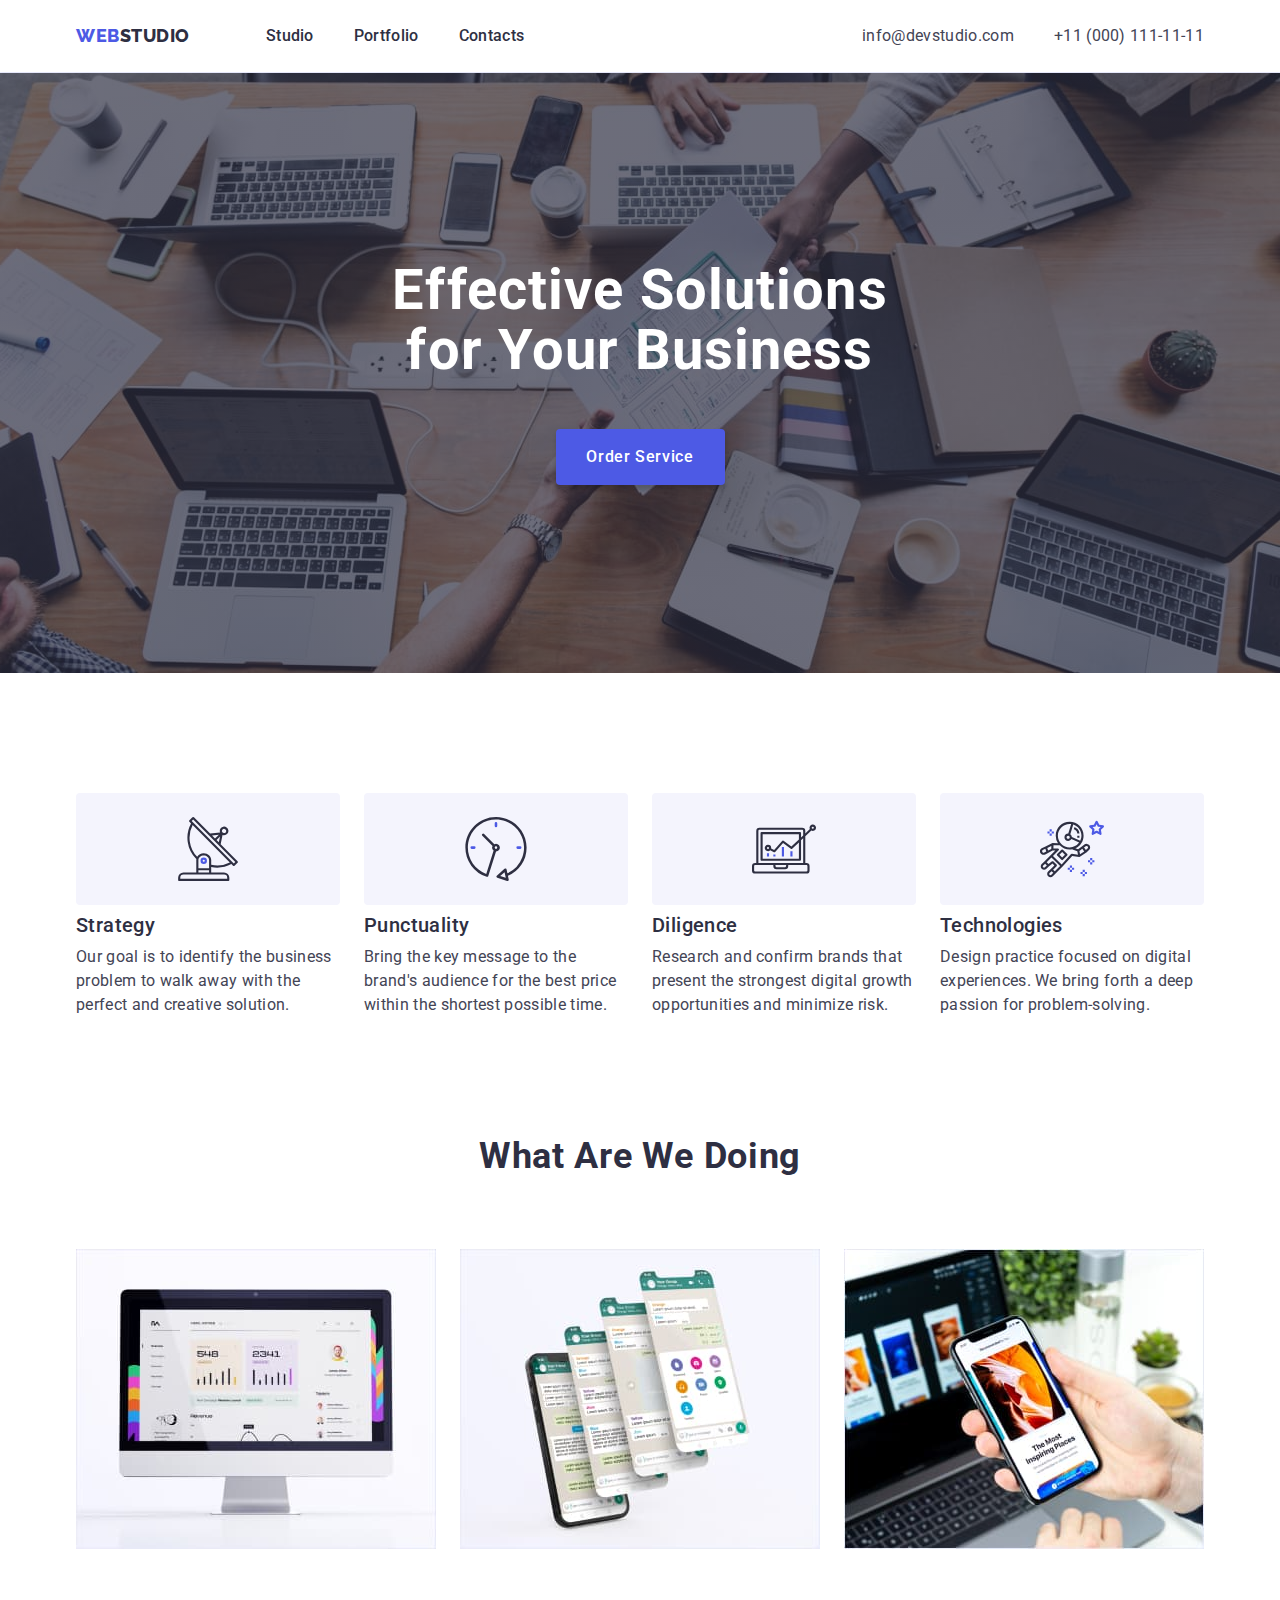
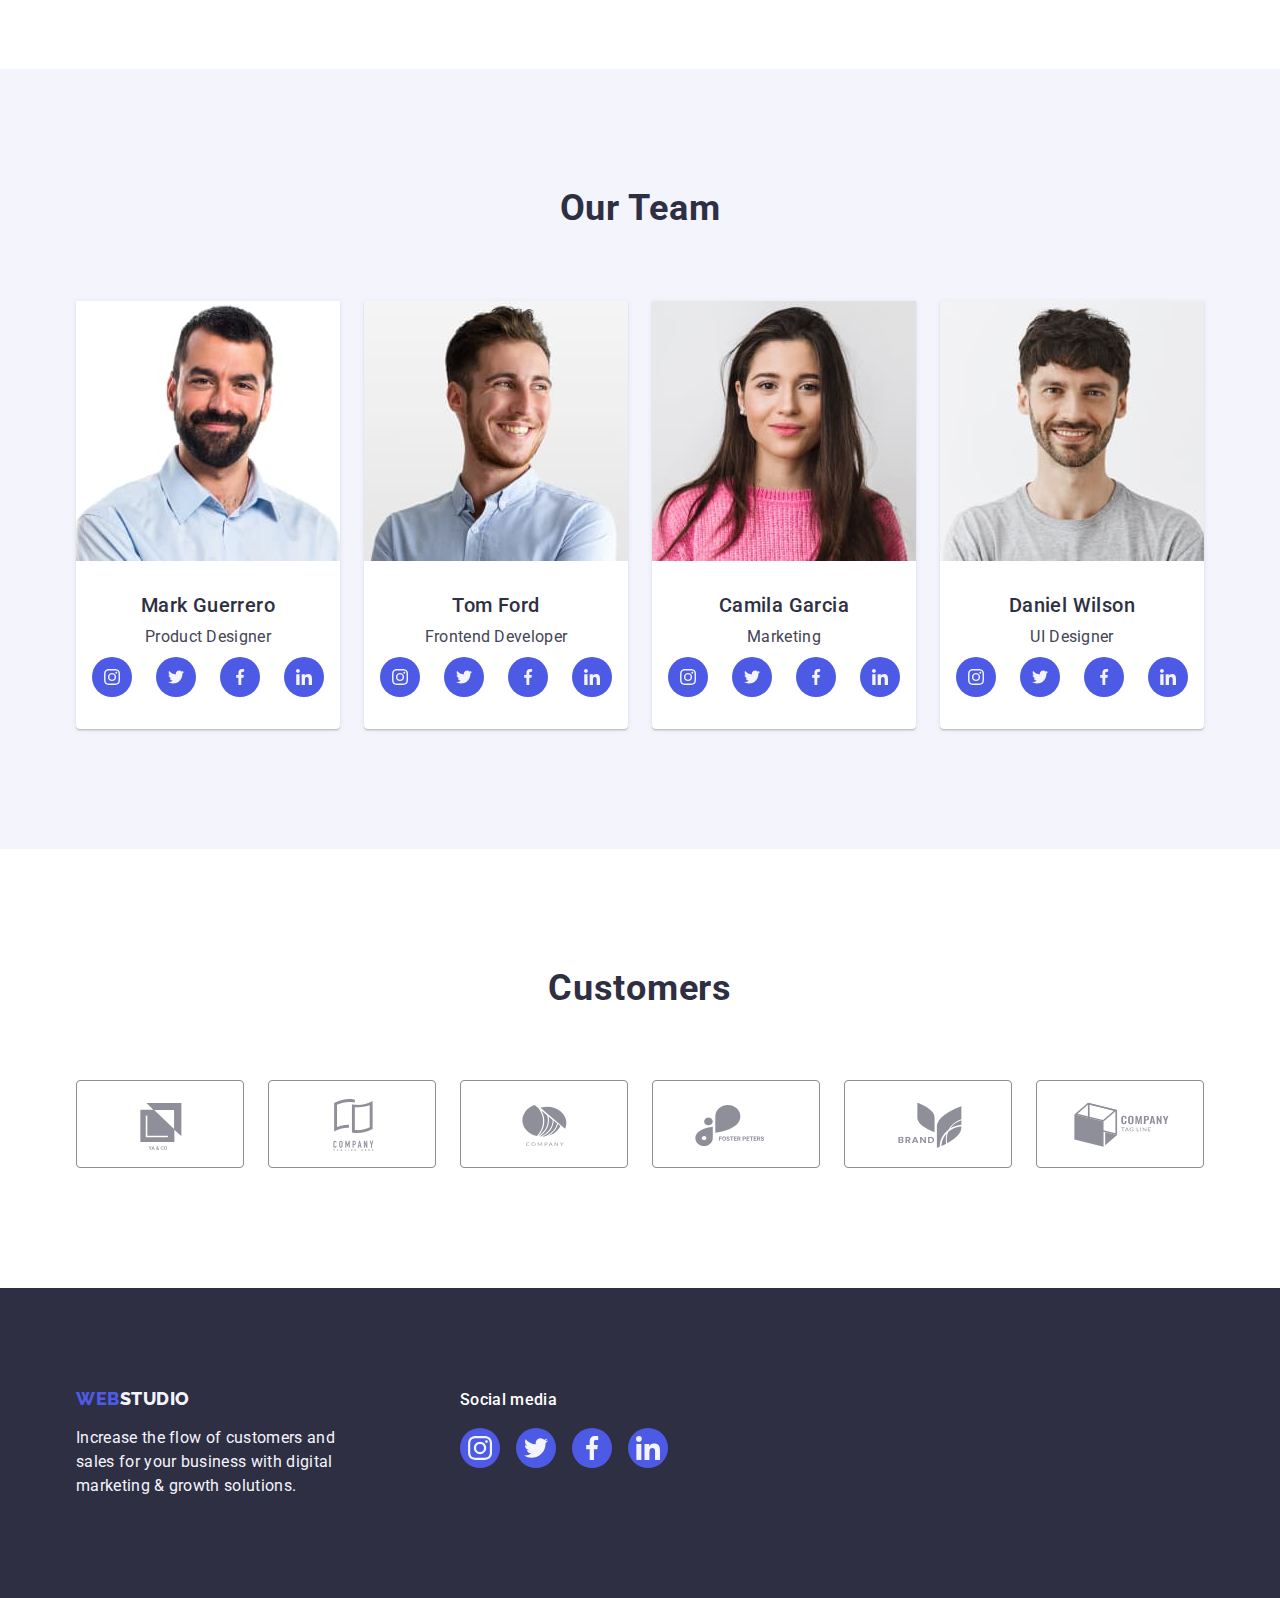
<file: index.html>
<!DOCTYPE html>
<html lang="en">
  <head>
    <meta charset="UTF-8" />
    <meta http-equiv="X-UA-Compatible" content="IE=edge" />
    <meta name="viewport" content="width=device-width, initial-scale=1.0" />

    <title>Main Page</title>

    <link rel="preconnect" href="https://fonts.googleapis.com" />
    <link rel="preconnect" href="https://fonts.gstatic.com" crossorigin />
    <link
      href="https://fonts.googleapis.com/css2?family=Raleway:wght@800&family=Roboto:wght@400;500;700;900&display=swap"
      rel="stylesheet"
    />

    <link
      rel="stylesheet"
      href="https://cdnjs.cloudflare.com/ajax/libs/modern-normalize/1.1.0/modern-normalize.min.css"
    />

    <link rel="stylesheet" href="./css/styles.css" />
  </head>

  <body>
    <header class="page-header">
      <div class="container main-nav">
        <nav class="site-nav">
          <a href="" class="logo link"
            >Web<span class="logo-part">Studio</span></a
          >
          <ul class="site-nav list">
            <li class="item"><a href="./index.html" class="link">Studio</a></li>
            <li class="item">
              <a href="./portfolio.html" class="link">Portfolio</a>
            </li>
            <li class="item"><a href="" class="link">Contacts</a></li>
          </ul>
        </nav>
        <address class="contacts">
          <ul class="contacts list">
            <li class="item">
              <a href="mailto:info@devstudio.com" class="contacts link"
                >info@devstudio.com</a
              >
            </li>
            <li class="item">
              <a href="tel:+110001111111" class="contacts link"
                >+11 (000) 111-11-11</a
              >
            </li>
          </ul>
        </address>
      </div>
    </header>

    <main>
      <section class="section-hero">
        <div class="container">
          <h1 class="hero-title">Effective Solutions for Your Business</h1>
          <button type="button" class="hero-button">Order Service</button>
        </div>
      </section>

      <section class="section-features">
        <div class="container">
          <h2 class="visually-hidden">Features</h2>
          <ul class="features list">
            <li class="list-item">
              <div class="icon-field">
                <svg class="features-icon" width="64" height="64">
                  <use href="./images/icons.svg#icon-antenna"></use>
                </svg>
              </div>
              <h3 class="section-subtitle">Strategy</h3>
              <p class="section-description">
                Our goal is to identify the business problem to walk away with
                the perfect and creative solution.
              </p>
            </li>
            <li class="list-item">
              <div class="icon-field">
                <svg class="features-icon" width="64" height="64">
                  <use href="./images/icons.svg#icon-clock"></use>
                </svg>
              </div>
              <h3 class="section-subtitle">Punctuality</h3>
              <p class="section-description">
                Bring the key message to the brand's audience for the best price
                within the shortest possible time.
              </p>
            </li>
            <li class="list-item">
              <div class="icon-field">
                <svg class="features-icon" width="64" height="64">
                  <use href="./images/icons.svg#icon-diagram"></use>
                </svg>
              </div>
              <h3 class="section-subtitle">Diligence</h3>
              <p class="section-description">
                Research and confirm brands that present the strongest digital
                growth opportunities and minimize risk.
              </p>
            </li>
            <li class="list-item">
              <div class="icon-field">
                <svg class="features-icon" width="64" height="64">
                  <use href="./images/icons.svg#icon-astronaut"></use>
                </svg>
              </div>
              <h3 class="section-subtitle">Technologies</h3>
              <p class="section-description">
                Design practice focused on digital experiences. We bring forth a
                deep passion for problem-solving.
              </p>
            </li>
          </ul>
        </div>
      </section>

      <section class="section-samples">
        <div class="container">
          <h2 class="section-title">What are we doing</h2>
          <ul class="samples list">
            <li class="list-item">
              <img
                src="./images/image-1.jpg"
                alt="A computer display showing the company's website"
                width="360"
              />
            </li>
            <li class="list-item">
              <img
                src="./images/image-2.jpg"
                alt="A smartphone display showing the company's application"
                width="360"
              />
            </li>
            <li class="list-item">
              <img
                src="./images/image-3.jpg"
                alt="A smartphone held in hand in front of a laptop"
                width="360"
              />
            </li>
          </ul>
        </div>
      </section>

      <section class="section-team">
        <div class="container">
          <h2 class="section-title">Our Team</h2>
          <ul class="cards list">
            <li class="list-item">
              <img
                src="./images/team-1.jpg"
                alt="The photo of Mark Guerrero"
                width="264"
                height="260"
              />
              <div class="card-information">
                <h3 class="section-subtitle name">Mark Guerrero</h3>
                <p class="section-description position">Product Designer</p>
                <ul class="social-list list">
                  <li class="social-list-item">
                    <a href="" class="social-list link">
                      <svg class="social-list-icon" width="16" height="16">
                        <use href="./images/icons.svg#icon-instagram"></use>
                      </svg>
                    </a>
                  </li>
                  <li class="social-list-item">
                    <a href="" class="social-list link">
                      <svg class="social-list-icon" width="16" height="16">
                        <use href="./images/icons.svg#icon-twitter"></use>
                      </svg>
                    </a>
                  </li>
                  <li class="social-list-item">
                    <a href="" class="social-list link">
                      <svg class="social-list-icon" width="16" height="16">
                        <use href="./images/icons.svg#icon-facebook"></use>
                      </svg>
                    </a>
                  </li>
                  <li class="social-list-item">
                    <a href="" class="social-list link">
                      <svg class="social-list-icon" width="16" height="16">
                        <use href="./images/icons.svg#icon-linkedin"></use>
                      </svg>
                    </a>
                  </li>
                </ul>
              </div>
            </li>
            <li class="list-item">
              <img
                src="./images/team-2.jpg"
                alt="The photo of Tom Ford"
                width="264"
                height="260"
              />
              <div class="card-information">
                <h3 class="section-subtitle name">Tom Ford</h3>
                <p class="section-description position">Frontend Developer</p>
                <ul class="social-list list">
                  <li class="social-list-item">
                    <a href="" class="social-list link">
                      <svg class="social-list-icon" width="16" height="16">
                        <use href="./images/icons.svg#icon-instagram"></use>
                      </svg>
                    </a>
                  </li>
                  <li class="social-list-item">
                    <a href="" class="social-list link">
                      <svg class="social-list-icon" width="16" height="16">
                        <use href="./images/icons.svg#icon-twitter"></use>
                      </svg>
                    </a>
                  </li>
                  <li class="social-list-item">
                    <a href="" class="social-list link">
                      <svg class="social-list-icon" width="16" height="16">
                        <use href="./images/icons.svg#icon-facebook"></use>
                      </svg>
                    </a>
                  </li>
                  <li class="social-list-item">
                    <a href="" class="social-list link">
                      <svg class="social-list-icon" width="16" height="16">
                        <use href="./images/icons.svg#icon-linkedin"></use>
                      </svg>
                    </a>
                  </li>
                </ul>
              </div>
            </li>
            <li class="list-item">
              <img
                src="./images/team-3.jpg"
                alt="The photo of Camila Garcia"
                width="264"
                height="260"
              />
              <div class="card-information">
                <h3 class="section-subtitle name">Camila Garcia</h3>
                <p class="section-description position">Marketing</p>
                <ul class="social-list list">
                  <li class="social-list-item">
                    <a href="" class="social-list link">
                      <svg class="social-list-icon" width="16" height="16">
                        <use href="./images/icons.svg#icon-instagram"></use>
                      </svg>
                    </a>
                  </li>
                  <li class="social-list-item">
                    <a href="" class="social-list link">
                      <svg class="social-list-icon" width="16" height="16">
                        <use href="./images/icons.svg#icon-twitter"></use>
                      </svg>
                    </a>
                  </li>
                  <li class="social-list-item">
                    <a href="" class="social-list link">
                      <svg class="social-list-icon" width="16" height="16">
                        <use href="./images/icons.svg#icon-facebook"></use>
                      </svg>
                    </a>
                  </li>
                  <li class="social-list-item">
                    <a href="" class="social-list link">
                      <svg class="social-list-icon" width="16" height="16">
                        <use href="./images/icons.svg#icon-linkedin"></use>
                      </svg>
                    </a>
                  </li>
                </ul>
              </div>
            </li>
            <li class="list-item">
              <img
                src="./images/team-4.jpg"
                alt="The photo of Daniel Wilson"
                width="264"
                height="260"
              />
              <div class="card-information">
                <h3 class="section-subtitle name">Daniel Wilson</h3>
                <p class="section-description position">UI Designer</p>
                <ul class="social-list list">
                  <li class="social-list-item">
                    <a href="" class="social-list link">
                      <svg class="social-list-icon" width="16" height="16">
                        <use href="./images/icons.svg#icon-instagram"></use>
                      </svg>
                    </a>
                  </li>
                  <li class="social-list-item">
                    <a href="" class="social-list link">
                      <svg class="social-list-icon" width="16" height="16">
                        <use href="./images/icons.svg#icon-twitter"></use>
                      </svg>
                    </a>
                  </li>
                  <li class="social-list-item">
                    <a href="" class="social-list link">
                      <svg class="social-list-icon" width="16" height="16">
                        <use href="./images/icons.svg#icon-facebook"></use>
                      </svg>
                    </a>
                  </li>
                  <li class="social-list-item">
                    <a href="" class="social-list link">
                      <svg class="social-list-icon" width="16" height="16">
                        <use href="./images/icons.svg#icon-linkedin"></use>
                      </svg>
                    </a>
                  </li>
                </ul>
              </div>
            </li>
          </ul>
        </div>
      </section>

      <section class="section-customers">
        <div class="container">
          <h2 class="section-title">Customers</h2>
          <ul class="customers list">
            <li class="list-item">
              <a href="" class="customers link">
                <svg class="customers-icon" width="104" height="56">
                  <use href="./images/icons.svg#icon-logo1"></use>
                </svg>
              </a>
            </li>
            <li class="list-item">
              <a href="" class="customers link">
                <svg class="customers-icon" width="104" height="56">
                  <use href="./images/icons.svg#icon-logo2"></use>
                </svg>
              </a>
            </li>
            <li class="list-item">
              <a href="" class="customers link">
                <svg class="customers-icon" width="104" height="56">
                  <use href="./images/icons.svg#icon-logo3"></use>
                </svg>
              </a>
            </li>
            <li class="list-item">
              <a href="" class="customers link">
                <svg class="customers-icon" width="104" height="56">
                  <use href="./images/icons.svg#icon-logo4"></use>
                </svg>
              </a>
            </li>
            <li class="list-item">
              <a href="" class="customers link">
                <svg class="customers-icon" width="104" height="56">
                  <use href="./images/icons.svg#icon-logo5"></use>
                </svg>
              </a>
            </li>
            <li class="list-item">
              <a href="" class="customers link">
                <svg class="customers-icon" width="104" height="56">
                  <use href="./images/icons.svg#icon-logo6"></use>
                </svg>
              </a>
            </li>
          </ul>
        </div>
      </section>
    </main>

    <footer class="footer">
      <div class="container">
        <div class="company-information-container">
          <a href="" class="logo link"
            >Web<span class="logo-footer">Studio</span></a
          >
          <p class="footer-text">
            Increase the flow of customers and sales for your business with
            digital marketing & growth solutions.
          </p>
        </div>
        <div>
          <p class="social-list-subheading">Social media</p>
          <ul class="social-list list">
            <li class="social-list-item">
              <a href="" class="social-list link">
                <svg class="social-list-icon" width="24" height="24">
                  <use href="./images/icons.svg#icon-instagram"></use>
                </svg>
              </a>
            </li>
            <li class="social-list-item">
              <a href="" class="social-list link">
                <svg class="social-list-icon" width="24" height="24">
                  <use href="./images/icons.svg#icon-twitter"></use>
                </svg>
              </a>
            </li>
            <li class="social-list-item">
              <a href="" class="social-list link">
                <svg class="social-list-icon" width="24" height="24">
                  <use href="./images/icons.svg#icon-facebook"></use>
                </svg>
              </a>
            </li>
            <li class="social-list-item">
              <a href="" class="social-list link">
                <svg class="social-list-icon" width="24" height="24">
                  <use href="./images/icons.svg#icon-linkedin"></use>
                </svg>
              </a>
            </li>
          </ul>
        </div>
      </div>
    </footer>
  </body>
</html>
</file>
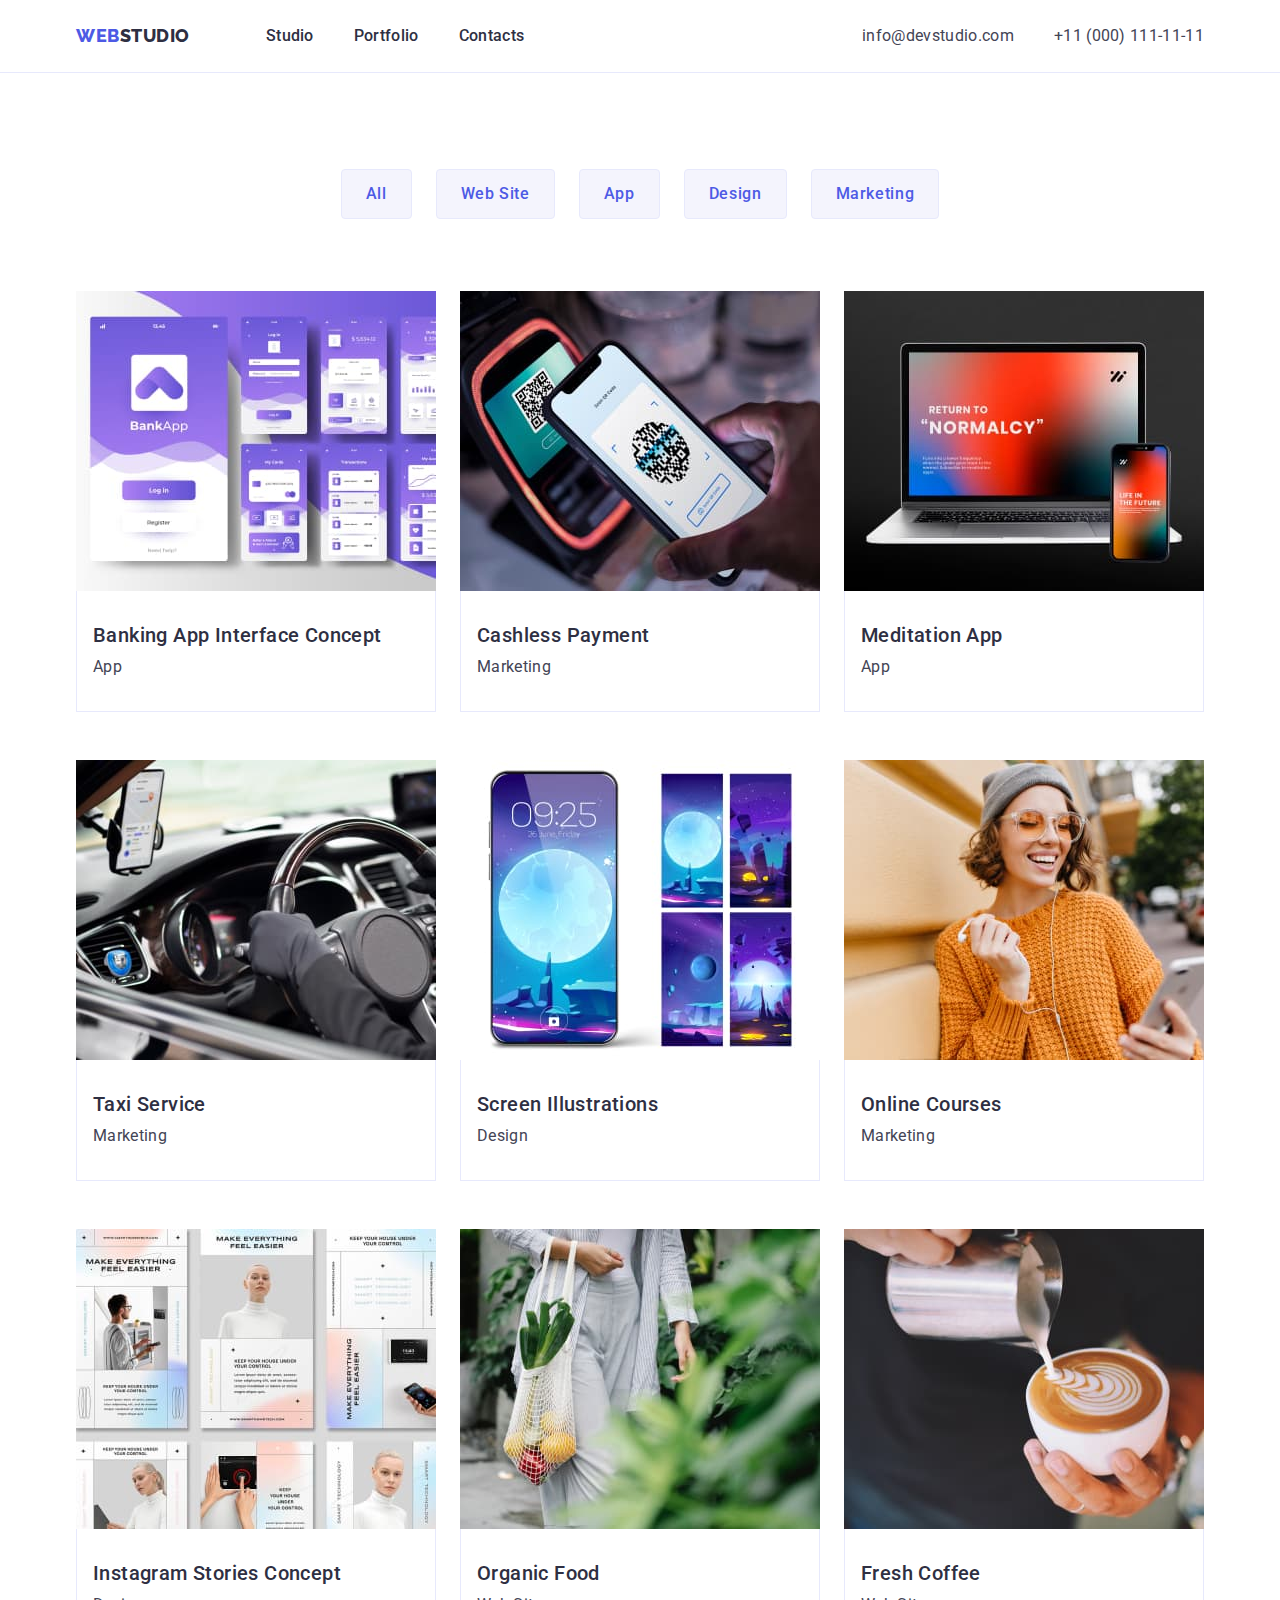
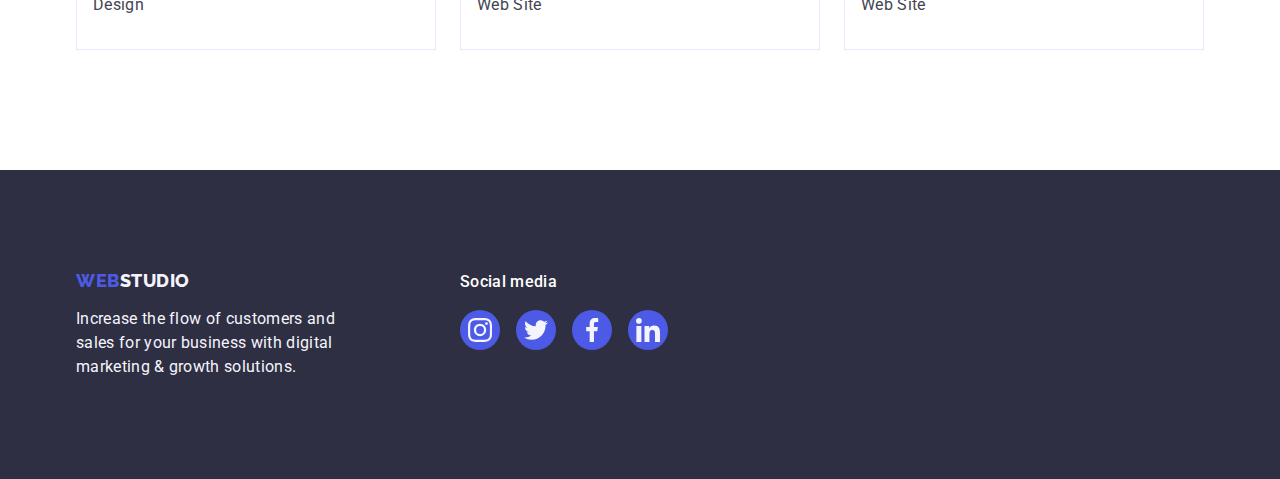
<file: portfolio.html>
<!DOCTYPE html>
<html lang="en">
  <head>
    <meta charset="UTF-8" />
    <meta http-equiv="X-UA-Compatible" content="IE=edge" />
    <meta name="viewport" content="width=device-width, initial-scale=1.0" />

    <title>Portfolio</title>

    <link rel="preconnect" href="https://fonts.googleapis.com" />
    <link rel="preconnect" href="https://fonts.gstatic.com" crossorigin />
    <link
      href="https://fonts.googleapis.com/css2?family=Raleway:wght@800&family=Roboto:wght@400;500;700;900&display=swap"
      rel="stylesheet"
    />

    <link
      rel="stylesheet"
      href="https://cdnjs.cloudflare.com/ajax/libs/modern-normalize/1.1.0/modern-normalize.min.css"
    />

    <link rel="stylesheet" href="./css/styles.css" />
  </head>

  <body>
    <header class="page-header">
      <div class="container main-nav">
        <nav class="site-nav">
          <a href="" class="logo link"
            >Web<span class="logo-part">Studio</span></a
          >
          <ul class="site-nav list">
            <li class="item"><a href="./index.html" class="link">Studio</a></li>
            <li class="item">
              <a href="./portfolio.html" class="link">Portfolio</a>
            </li>
            <li class="item"><a href="" class="link">Contacts</a></li>
          </ul>
        </nav>
        <address class="contacts">
          <ul class="contacts list">
            <li class="item">
              <a href="mailto:info@devstudio.com" class="contacts link"
                >info@devstudio.com</a
              >
            </li>
            <li class="item">
              <a href="tel:+110001111111" class="contacts link"
                >+11 (000) 111-11-11</a
              >
            </li>
          </ul>
        </address>
      </div>
    </header>

    <main>
      <section class="section-products">
        <div class="container">
          <h1 class="visually-hidden">Products and Services</h1>
          <ul class="filter list">
            <li class="list-item">
              <button type="button" class="filter-button">All</button>
            </li>
            <li class="list-item">
              <button type="button" class="filter-button">Web Site</button>
            </li>
            <li class="list-item">
              <button type="button" class="filter-button">App</button>
            </li>
            <li class="list-item">
              <button type="button" class="filter-button">Design</button>
            </li>
            <li class="list-item">
              <button type="button" class="filter-button">Marketing</button>
            </li>
          </ul>

          <ul class="products list">
            <li class="products-item">
              <a href="" class="products link">
                <img
                  src="./images/image-4.jpg"
                  alt="A demonstration of a banking app interface"
                />
                <div class="products-text">
                  <h2 class="section-subtitle">
                    Banking App Interface Concept
                  </h2>
                  <p class="section-description">App</p>
                </div></a
              >
            </li>
            <li class="products-item">
              <a href="" class="products link">
                <img
                  src="./images/image-5.jpg"
                  alt="A person uses a smartphone to pay via a terminal"
                  width="360"
                  height="300"
                />
                <div class="products-text">
                  <h2 class="section-subtitle">Cashless Payment</h2>
                  <p class="section-description">Marketing</p>
                </div>
              </a>
            </li>
            <li class="products-item">
              <a href="" class="products link">
                <img
                  src="./images/image-6.jpg"
                  alt="A demonstration of an app's interface on laptop and smartphone displays"
                  width="360"
                  height="300"
                />
                <div class="products-text">
                  <h2 class="section-subtitle">Meditation App</h2>
                  <p class="section-description">App</p>
                </div></a
              >
            </li>
            <li class="products-item">
              <a href="" class="products link">
                <img
                  src="./images/image-7.jpg"
                  alt="A taxi driver utilizing a taxi app in an automobile"
                  width="360"
                  height="300"
                />
                <div class="products-text">
                  <h2 class="section-subtitle">Taxi Service</h2>
                  <p class="section-description">Marketing</p>
                </div></a
              >
            </li>
            <li class="products-item">
              <a href="" class="products link">
                <img
                  src="./images/image-8.jpg"
                  alt="A demonstration of four colorful smarphone screen designs"
                  width="360"
                  height="300"
                />
                <div class="products-text">
                  <h2 class="section-subtitle">Screen Illustrations</h2>
                  <p class="section-description">Design</p>
                </div></a
              >
            </li>
            <li class="products-item">
              <a href="" class="products link">
                <img
                  src="./images/image-9.jpg"
                  alt="A smiling woman in headphones looking at a smartphone display"
                  width="360"
                  height="300"
                />
                <div class="products-text">
                  <h2 class="section-subtitle">Online Courses</h2>
                  <p class="section-description">Marketing</p>
                </div></a
              >
            </li>
            <li class="products-item">
              <a href="" class="products link">
                <img
                  src="./images/image-10.jpg"
                  alt="A demonstration of several app interface layouts"
                  width="360"
                  height="300"
                />
                <div class="products-text">
                  <h2 class="section-subtitle">Instagram Stories Concept</h2>
                  <p class="section-description">Design</p>
                </div></a
              >
            </li>
            <li class="products-item">
              <a href="" class="products link">
                <img
                  src="./images/image-11.jpg"
                  alt="A person carrying a bag of fruits and vegetables"
                  width="360"
                  height="300"
                />
                <div class="products-text">
                  <h2 class="section-subtitle">Organic Food</h2>
                  <p class="section-description">Web Site</p>
                </div></a
              >
            </li>
            <li class="products-item">
              <a href="" class="products link">
                <img
                  src="./images/image-12.jpg"
                  alt="A person pouring coffe into a cup"
                  width="360"
                  height="300"
                />
                <div class="products-text">
                  <h2 class="section-subtitle">Fresh Coffee</h2>
                  <p class="section-description">Web Site</p>
                </div></a
              >
            </li>
          </ul>
        </div>
      </section>
    </main>

    <footer class="footer">
      <div class="container">
        <div class="company-information-container">
          <a href="" class="logo link"
            >Web<span class="logo-footer">Studio</span></a
          >
          <p class="footer-text">
            Increase the flow of customers and sales for your business with
            digital marketing & growth solutions.
          </p>
        </div>
        <div>
          <p class="social-list-subheading">Social media</p>
          <ul class="social-list list">
            <li class="social-list-item">
              <a href="" class="social-list link">
                <svg class="social-list-icon" width="24" height="24">
                  <use href="./images/icons.svg#icon-instagram"></use>
                </svg>
              </a>
            </li>
            <li class="social-list-item">
              <a href="" class="social-list link">
                <svg class="social-list-icon" width="24" height="24">
                  <use href="./images/icons.svg#icon-twitter"></use>
                </svg>
              </a>
            </li>
            <li class="social-list-item">
              <a href="" class="social-list link">
                <svg class="social-list-icon" width="24" height="24">
                  <use href="./images/icons.svg#icon-facebook"></use>
                </svg>
              </a>
            </li>
            <li class="social-list-item">
              <a href="" class="social-list link">
                <svg class="social-list-icon" width="24" height="24">
                  <use href="./images/icons.svg#icon-linkedin"></use>
                </svg>
              </a>
            </li>
          </ul>
        </div>
      </div>
    </footer>
  </body>
</html>
</file>
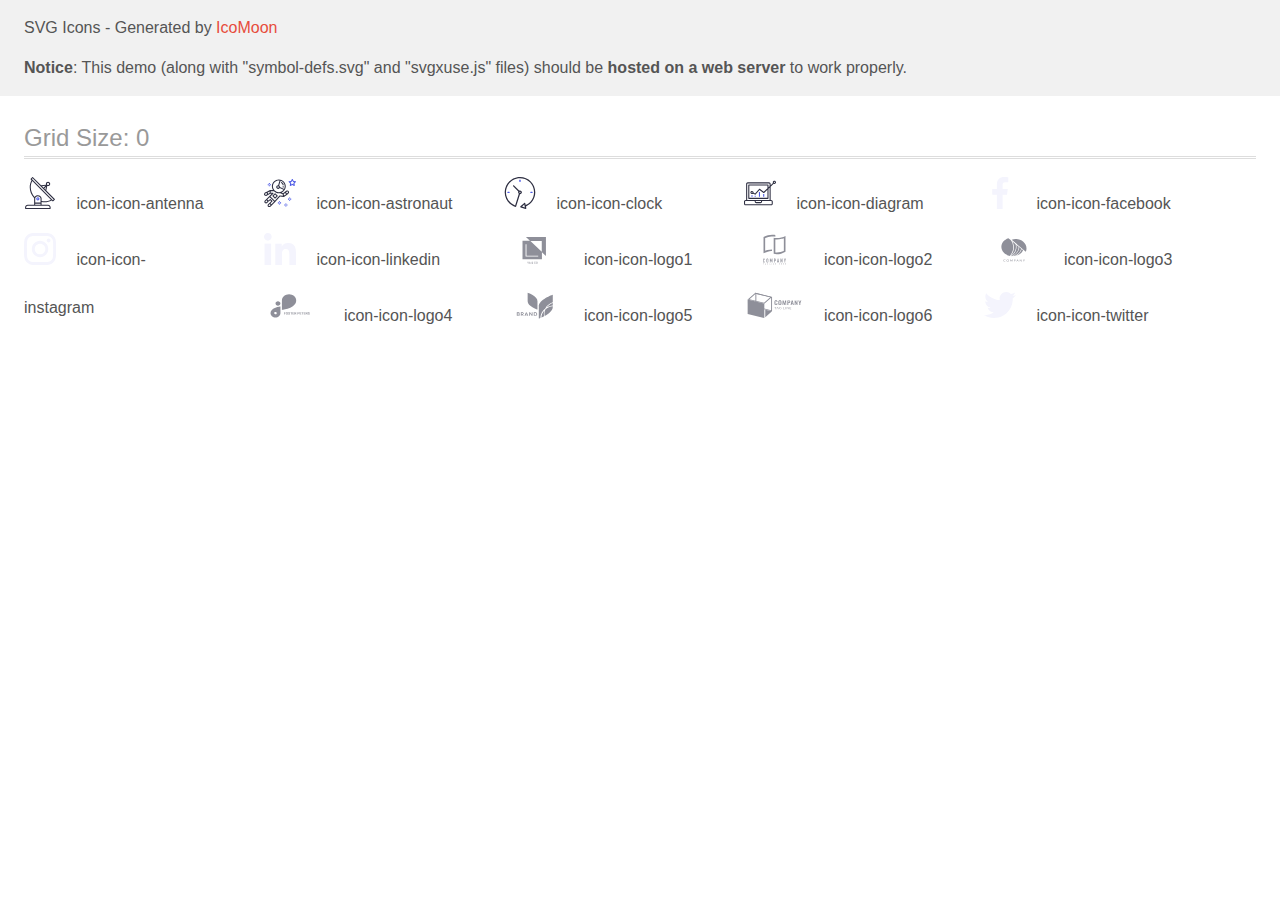
<file: images/icomoon/demo-external-svg.html>
<!doctype html>
<html>
<head>
    <title>IcoMoon - SVG Icons</title>
    <meta charset="utf-8">
    <meta name="viewport" content="width=device-width, initial-scale=1">
    <link rel="stylesheet" href="demo-files/demo.css">
    <link rel="stylesheet" href="style.css">
</head>
<body>
<header class="bgc1 clearfix">
<div class="mhl">
    <p>SVG Icons - Generated by <a href="https://icomoon.io/app">IcoMoon</a></p><p><strong>Notice</strong>: This demo (along with "symbol-defs.svg" and "svgxuse.js" files) should be <b>hosted on a web server</b> to work properly.</p>
</div>
</header>
    <div class="clearfix mhl ptl">
        <h1 class="mvm mtn fgc1">Grid Size: 0</h1>
        <div class="glyph fs1">
            <div class="clearfix pbs">
                <svg class="icon icon-icon-antenna"><use xlink:href="symbol-defs.svg#icon-icon-antenna"></use></svg><span class="name"> icon-icon-antenna</span>
            </div>
        </div>
        <div class="glyph fs1">
            <div class="clearfix pbs">
                <svg class="icon icon-icon-astronaut"><use xlink:href="symbol-defs.svg#icon-icon-astronaut"></use></svg><span class="name"> icon-icon-astronaut</span>
            </div>
        </div>
        <div class="glyph fs1">
            <div class="clearfix pbs">
                <svg class="icon icon-icon-clock"><use xlink:href="symbol-defs.svg#icon-icon-clock"></use></svg><span class="name"> icon-icon-clock</span>
            </div>
        </div>
        <div class="glyph fs1">
            <div class="clearfix pbs">
                <svg class="icon icon-icon-diagram"><use xlink:href="symbol-defs.svg#icon-icon-diagram"></use></svg><span class="name"> icon-icon-diagram</span>
            </div>
        </div>
        <div class="glyph fs1">
            <div class="clearfix pbs">
                <svg class="icon icon-icon-facebook"><use xlink:href="symbol-defs.svg#icon-icon-facebook"></use></svg><span class="name"> icon-icon-facebook</span>
            </div>
        </div>
        <div class="glyph fs1">
            <div class="clearfix pbs">
                <svg class="icon icon-icon-instagram"><use xlink:href="symbol-defs.svg#icon-icon-instagram"></use></svg><span class="name"> icon-icon-instagram</span>
            </div>
        </div>
        <div class="glyph fs1">
            <div class="clearfix pbs">
                <svg class="icon icon-icon-linkedin"><use xlink:href="symbol-defs.svg#icon-icon-linkedin"></use></svg><span class="name"> icon-icon-linkedin</span>
            </div>
        </div>
        <div class="glyph fs1">
            <div class="clearfix pbs">
                <svg class="icon icon-icon-logo1"><use xlink:href="symbol-defs.svg#icon-icon-logo1"></use></svg><span class="name"> icon-icon-logo1</span>
            </div>
        </div>
        <div class="glyph fs1">
            <div class="clearfix pbs">
                <svg class="icon icon-icon-logo2"><use xlink:href="symbol-defs.svg#icon-icon-logo2"></use></svg><span class="name"> icon-icon-logo2</span>
            </div>
        </div>
        <div class="glyph fs1">
            <div class="clearfix pbs">
                <svg class="icon icon-icon-logo3"><use xlink:href="symbol-defs.svg#icon-icon-logo3"></use></svg><span class="name"> icon-icon-logo3</span>
            </div>
        </div>
        <div class="glyph fs1">
            <div class="clearfix pbs">
                <svg class="icon icon-icon-logo4"><use xlink:href="symbol-defs.svg#icon-icon-logo4"></use></svg><span class="name"> icon-icon-logo4</span>
            </div>
        </div>
        <div class="glyph fs1">
            <div class="clearfix pbs">
                <svg class="icon icon-icon-logo5"><use xlink:href="symbol-defs.svg#icon-icon-logo5"></use></svg><span class="name"> icon-icon-logo5</span>
            </div>
        </div>
        <div class="glyph fs1">
            <div class="clearfix pbs">
                <svg class="icon icon-icon-logo6"><use xlink:href="symbol-defs.svg#icon-icon-logo6"></use></svg><span class="name"> icon-icon-logo6</span>
            </div>
        </div>
        <div class="glyph fs1">
            <div class="clearfix pbs">
                <svg class="icon icon-icon-twitter"><use xlink:href="symbol-defs.svg#icon-icon-twitter"></use></svg><span class="name"> icon-icon-twitter</span>
            </div>
        </div>
  </div>
<script defer src="svgxuse.js"></script>
</body>
</html>
</file>
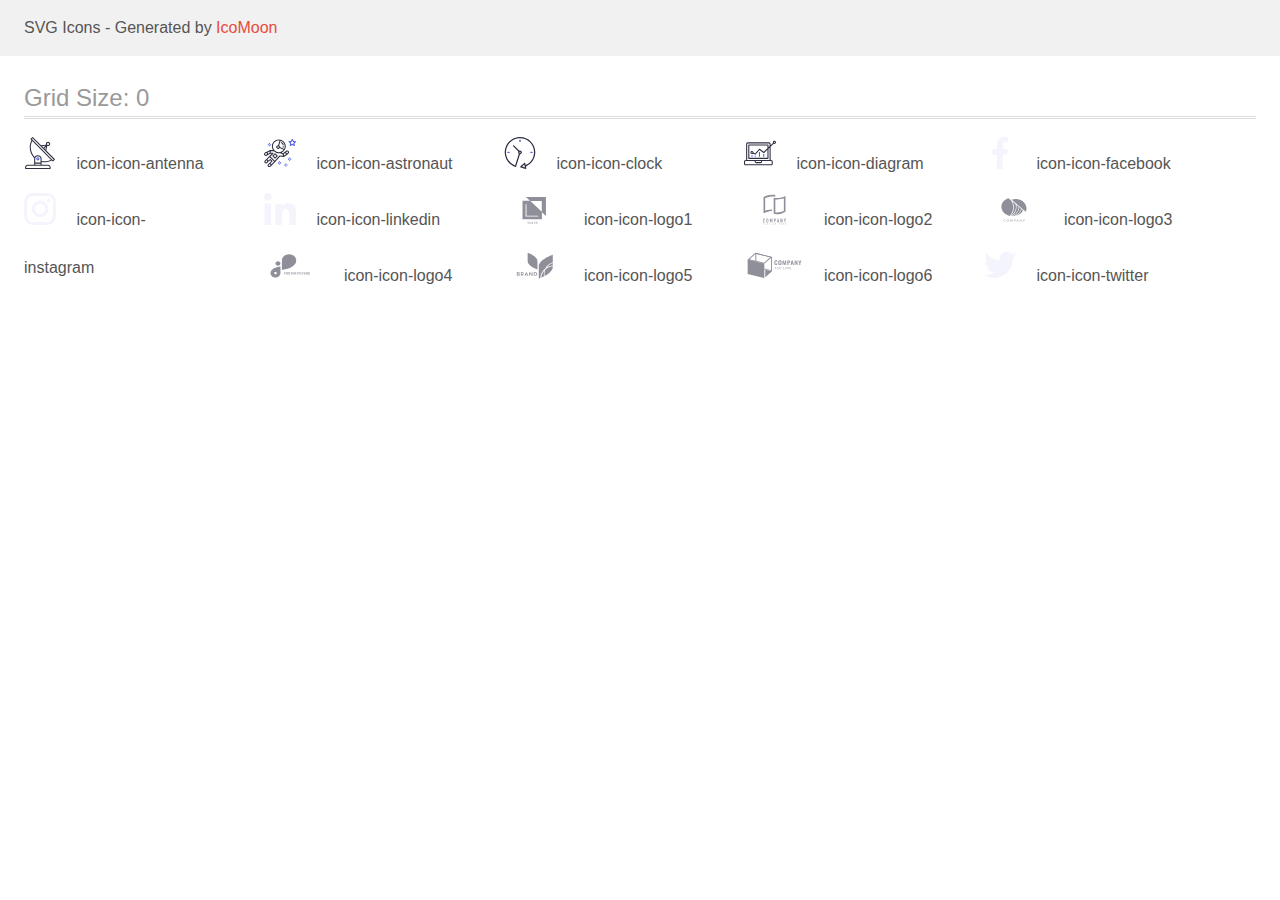
<file: images/icomoon/demo.html>
<!doctype html>
<html>
<head>
    <title>IcoMoon - SVG Icons</title>
    <meta charset="utf-8">
    <meta name="viewport" content="width=device-width, initial-scale=1">
    <link rel="stylesheet" href="demo-files/demo.css">
    <link rel="stylesheet" href="style.css">
</head>
<body>
<svg aria-hidden="true" style="position: absolute; width: 0; height: 0; overflow: hidden;" version="1.1" xmlns="http://www.w3.org/2000/svg" xmlns:xlink="http://www.w3.org/1999/xlink">
<defs>
<symbol id="icon-icon-antenna" viewBox="0 0 32 32">
<path fill="#2e2f42" style="fill: var(--color1, #2e2f42)" d="M30.773 22.098l-8.443-8.505 0.937-4.615c0.242 0.094 0.499 0.144 0.758 0.146h0.006c1.192 0.014 2.17-0.941 2.184-2.133s-0.941-2.17-2.133-2.184c-1.192-0.014-2.17 0.941-2.184 2.133-0.003 0.255 0.039 0.509 0.125 0.749l-4.96 0.605-8.091-8.133c-0.099-0.101-0.235-0.159-0.377-0.16-0.14 0.001-0.274 0.056-0.373 0.155l-1.513 1.504c-0.208 0.208-0.208 0.546 0 0.754l0.814 0.826c-3.153 5.798-2.129 12.978 2.519 17.663 0.043 0.041 0.092 0.074 0.146 0.098-0.034 0.18-0.051 0.364-0.052 0.547v6.187h-6.4c-1.472 0.002-2.665 1.195-2.667 2.667v1.067c0 0.295 0.239 0.533 0.533 0.533h24.533c0.295 0 0.533-0.239 0.533-0.533v-1.067c-0.002-1.472-1.195-2.665-2.667-2.667h-6.4v-2.742c1.003 0.21 2.024 0.317 3.049 0.32 2.458-0.003 4.877-0.615 7.040-1.783l0.818 0.823c0.099 0.101 0.235 0.159 0.377 0.16 0.14-0.001 0.274-0.056 0.373-0.155l1.513-1.504c0.208-0.208 0.208-0.546 0-0.754zM23.28 6.233c0.418-0.415 1.093-0.414 1.509 0.004s0.414 1.093-0.004 1.508c-0.2 0.199-0.47 0.31-0.752 0.31h-0.003c-0.589-0.003-1.064-0.483-1.061-1.072 0.002-0.282 0.115-0.552 0.314-0.751h-0.002zM22.024 9.738l-0.598 2.946-1.175-1.182 1.774-1.763zM21.419 8.836l-1.92 1.909-1.485-1.493 3.405-0.415zM24.004 28.8c0.884 0 1.6 0.716 1.6 1.6v0.533h-23.467v-0.533c0-0.884 0.716-1.6 1.6-1.6h20.267zM16.537 26.667v1.067h-5.333v-1.067h5.333zM11.204 25.6v-4.053c0-1.294 1.196-2.347 2.667-2.347s2.667 1.053 2.667 2.347v4.053h-5.333zM17.604 23.904v-2.357c0-1.882-1.675-3.413-3.733-3.413-1.331-0.020-2.576 0.657-3.281 1.786-4.058-4.274-4.971-10.645-2.279-15.887l18.602 18.708c-2.872 1.461-6.165 1.873-9.309 1.163zM28.893 23.22l-21.057-21.181 0.755-0.752 7.935 7.98c0.004 0 0.006 0.007 0.010 0.010l13.115 13.191-0.757 0.752z"></path>
<path fill="#4d5ae5" style="fill: var(--color2, #4d5ae5)" d="M13.876 20.267h-0.005c-0.884-0.001-1.601 0.714-1.602 1.598s0.714 1.601 1.598 1.602h0.005c0.884 0.001 1.601-0.714 1.602-1.598s-0.714-1.601-1.598-1.602zM14.249 22.245c-0.1 0.1-0.236 0.156-0.378 0.155-0.295-0.002-0.532-0.242-0.531-0.536 0.001-0.141 0.057-0.276 0.157-0.375s0.233-0.154 0.373-0.155c0.295 0.002 0.532 0.242 0.531 0.536-0.001 0.141-0.057 0.276-0.157 0.375h0.005z"></path>
</symbol>
<symbol id="icon-icon-astronaut" viewBox="0 0 32 32">
<path fill="#4d5ae5" style="fill: var(--color2, #4d5ae5)" d="M31.974 4.524c-0.063-0.193-0.229-0.333-0.43-0.363l-1.91-0.278-0.855-1.731c-0.179-0.365-0.777-0.365-0.956 0l-0.855 1.731-1.91 0.278c-0.201 0.029-0.367 0.17-0.431 0.363-0.062 0.193-0.011 0.405 0.135 0.547l1.383 1.348-0.326 1.903c-0.034 0.2 0.048 0.402 0.212 0.522 0.166 0.121 0.382 0.135 0.562 0.040l1.709-0.899 1.709 0.899c0.078 0.041 0.164 0.061 0.249 0.061 0.11 0 0.221-0.034 0.314-0.102 0.164-0.119 0.246-0.322 0.212-0.522l-0.326-1.903 1.383-1.348c0.145-0.142 0.197-0.354 0.135-0.547zM29.511 5.851c-0.125 0.122-0.183 0.299-0.153 0.472l0.191 1.114-1-0.526c-0.078-0.041-0.163-0.061-0.249-0.061s-0.17 0.020-0.249 0.061l-1.001 0.526 0.191-1.114c0.030-0.173-0.028-0.349-0.153-0.472l-0.81-0.789 1.119-0.163c0.174-0.025 0.324-0.134 0.402-0.292l0.5-1.013 0.5 1.013c0.078 0.157 0.228 0.267 0.402 0.292l1.119 0.163-0.809 0.789z"></path>
<path fill="#4d5ae5" style="fill: var(--color2, #4d5ae5)" d="M26.134 20.522h-1.067v1.067h1.067v-1.067z"></path>
<path fill="#4d5ae5" style="fill: var(--color2, #4d5ae5)" d="M26.134 22.656h-1.067v1.067h1.067v-1.067z"></path>
<path fill="#4d5ae5" style="fill: var(--color2, #4d5ae5)" d="M27.2 21.589h-1.067v1.067h1.067v-1.067z"></path>
<path fill="#4d5ae5" style="fill: var(--color2, #4d5ae5)" d="M25.067 21.589h-1.067v1.067h1.067v-1.067z"></path>
<path fill="#4d5ae5" style="fill: var(--color2, #4d5ae5)" d="M22.4 26.389h-1.067v1.067h1.067v-1.067z"></path>
<path fill="#4d5ae5" style="fill: var(--color2, #4d5ae5)" d="M22.4 28.522h-1.067v1.067h1.067v-1.067z"></path>
<path fill="#4d5ae5" style="fill: var(--color2, #4d5ae5)" d="M23.467 27.456h-1.067v1.067h1.067v-1.067z"></path>
<path fill="#4d5ae5" style="fill: var(--color2, #4d5ae5)" d="M21.333 27.456h-1.067v1.067h1.067v-1.067z"></path>
<path fill="#4d5ae5" style="fill: var(--color2, #4d5ae5)" d="M16 24.256h-1.067v1.067h1.067v-1.067z"></path>
<path fill="#4d5ae5" style="fill: var(--color2, #4d5ae5)" d="M16 26.389h-1.067v1.067h1.067v-1.067z"></path>
<path fill="#4d5ae5" style="fill: var(--color2, #4d5ae5)" d="M17.067 25.322h-1.067v1.067h1.067v-1.067z"></path>
<path fill="#4d5ae5" style="fill: var(--color2, #4d5ae5)" d="M14.933 25.322h-1.067v1.067h1.067v-1.067z"></path>
<path fill="#4d5ae5" style="fill: var(--color2, #4d5ae5)" d="M5.867 6.122h-1.067v1.067h1.067v-1.067z"></path>
<path fill="#4d5ae5" style="fill: var(--color2, #4d5ae5)" d="M5.867 8.255h-1.067v1.067h1.067v-1.067z"></path>
<path fill="#4d5ae5" style="fill: var(--color2, #4d5ae5)" d="M6.933 7.189h-1.067v1.067h1.067v-1.067z"></path>
<path fill="#4d5ae5" style="fill: var(--color2, #4d5ae5)" d="M4.8 7.189h-1.067v1.067h1.067v-1.067z"></path>
<path fill="#2e2f42" style="fill: var(--color1, #2e2f42)" d="M24.715 14.159c-0.287-0.388-0.709-0.637-1.188-0.705-0.481-0.068-0.956 0.058-1.34 0.352l-1.252 0.96-1.898 1.417-1.358-0.541c2.421-1.086 4.114-3.508 4.114-6.32 0-3.823-3.123-6.933-6.961-6.933s-6.961 3.11-6.961 6.933c0 1.386 0.414 2.674 1.12 3.758l-2.764-0.024c-0.002 0-0.003 0-0.005 0-0.009 0-0.015 0.004-0.023 0.005-0.053 0.002-0.105 0.013-0.155 0.031-0.013 0.005-0.026 0.008-0.038 0.013-0.006 0.003-0.013 0.003-0.019 0.006l-3.233 1.596c-0.001 0-0.001 0-0.001 0.001l-1.893 0.911c-0.021 0.009-0.042 0.021-0.063 0.035-0.755 0.502-1.012 1.489-0.598 2.295 0.22 0.429 0.595 0.745 1.056 0.889 0.178 0.055 0.359 0.083 0.539 0.083 0.29 0 0.577-0.071 0.839-0.211l1.388-0.738 2.264-1.169 1.357-0.008-5.442 5.416c-0.001 0.001-0.001 0.001-0.002 0.001l-1.339 1.333c-0.316 0.315-0.49 0.732-0.49 1.178s0.174 0.863 0.49 1.179c0.325 0.323 0.752 0.485 1.179 0.485s0.854-0.162 1.18-0.485l1.314-1.309 1.741-1.3 0.901 0.897-1.762 1.754c-0 0.001-0.001 0.001-0.002 0.001l-1.339 1.333c-0.316 0.315-0.49 0.732-0.49 1.178s0.174 0.863 0.49 1.179c0.325 0.323 0.753 0.485 1.18 0.485s0.855-0.162 1.18-0.485l3.482-3.467c0.001-0.001 0.001-0.001 0.001-0.002l1.010-1-0.004-0.004c0.006-0.006 0.015-0.009 0.022-0.015l5.166-5.658 3.471 0.494c0.025 0.004 0.050 0.005 0.075 0.005 0.065 0 0.127-0.015 0.187-0.038 0.018-0.006 0.033-0.015 0.050-0.023 0.019-0.010 0.039-0.015 0.058-0.027l3.213-2.133c0.012-0.008 0.018-0.021 0.029-0.029 0.013-0.010 0.029-0.014 0.041-0.026l1.271-1.191c0.662-0.62 0.753-1.635 0.212-2.362zM2.13 17.77c-0.173 0.093-0.37 0.111-0.558 0.052-0.187-0.058-0.338-0.186-0.427-0.358-0.161-0.314-0.068-0.695 0.214-0.902l1.314-0.632 0.449 1.313-0.992 0.527zM5.628 15.942l-1.548 0.8-0.439-1.283 2.027-1.001-0.040 1.484zM20.727 9.322c0 0.918-0.219 1.785-0.599 2.559l-4.181-1.899c-0.044-0.573-0.341-1.075-0.788-1.388l1.464-4.86c2.378 0.756 4.105 2.974 4.105 5.588zM8.938 9.322c0-3.235 2.644-5.867 5.894-5.867 0.253 0 0.5 0.021 0.745 0.052l-1.432 4.754c-0.019-0.001-0.037-0.006-0.057-0.006-1.033 0-1.873 0.837-1.873 1.867s0.84 1.867 1.873 1.867c0.694 0 1.294-0.383 1.618-0.945l3.862 1.755c-1.075 1.446-2.795 2.39-4.737 2.39-3.25 0-5.894-2.632-5.894-5.867zM14.894 10.122c0 0.441-0.362 0.8-0.806 0.8s-0.806-0.359-0.806-0.8c0-0.441 0.362-0.8 0.806-0.8s0.806 0.359 0.806 0.8zM2.465 25.146c-0.236 0.234-0.619 0.234-0.854 0.001-0.114-0.114-0.176-0.263-0.176-0.423s0.062-0.309 0.176-0.421l0.962-0.958 0.851 0.848-0.959 0.955zM5.679 28.88c-0.236 0.234-0.619 0.235-0.855 0.001-0.114-0.114-0.176-0.263-0.176-0.423s0.062-0.309 0.176-0.421l0.963-0.959 0.852 0.848-0.96 0.955zM9.16 25.411c-0.001 0-0.001 0-0.002 0.001l-1.765 1.76-0.852-0.848 1.763-1.755c0 0 0 0 0-0s0.001-0.001 0.002-0.001c0.040-0.040 0.065-0.088 0.090-0.135 0.007-0.014 0.020-0.026 0.026-0.040 0.017-0.041 0.019-0.085 0.026-0.129 0.003-0.025 0.014-0.047 0.014-0.073 0-0.036-0.013-0.070-0.020-0.106-0.006-0.032-0.006-0.065-0.019-0.095-0.020-0.050-0.055-0.094-0.091-0.138-0.010-0.012-0.014-0.027-0.025-0.038 0 0 0 0-0.001 0s-0.001-0.002-0.001-0.002l-1.607-1.6c-0.017-0.017-0.039-0.024-0.058-0.038-0.028-0.022-0.055-0.042-0.087-0.058-0.030-0.015-0.061-0.024-0.093-0.033-0.034-0.010-0.067-0.017-0.103-0.020-0.033-0.002-0.063 0.001-0.095 0.005-0.036 0.004-0.069 0.009-0.104 0.020-0.034 0.011-0.063 0.027-0.094 0.045-0.020 0.011-0.042 0.015-0.061 0.029l-1.773 1.324-0.901-0.897 2.399-2.386 4.361 4.289-0.928 0.919zM15.979 18.394c-0.015-0.002-0.030 0.004-0.045 0.003-0.039-0.002-0.076 0.001-0.115 0.007-0.030 0.005-0.059 0.011-0.088 0.021-0.034 0.012-0.065 0.028-0.097 0.047-0.030 0.018-0.057 0.037-0.083 0.061-0.013 0.011-0.028 0.017-0.040 0.029l-4.698 5.146-4.328-4.257 2.833-2.818c0.209-0.208 0.21-0.546 0.002-0.755-0.105-0.105-0.243-0.157-0.381-0.156v-0.001l-2.219 0.013 0.028-1.607 3.104 0.027c1.265 1.294 3.029 2.101 4.981 2.101 0.437 0 0.864-0.045 1.279-0.123 0.040 0.032 0.079 0.065 0.13 0.085l2.41 0.96 0.152 0.758 0.178 0.885-3.003-0.427zM20.020 18.572l-0.313-1.558 1.446-1.080 0.947 1.257-2.080 1.381zM23.774 15.741l-0.838 0.785-0.931-1.236 0.831-0.637c0.155-0.119 0.351-0.168 0.543-0.143 0.193 0.027 0.364 0.128 0.48 0.284 0.217 0.292 0.18 0.699-0.085 0.947z"></path>
<path fill="#2e2f42" style="fill: var(--color1, #2e2f42)" d="M13.602 18.544l-2.143-2.133c-0.207-0.207-0.545-0.207-0.753 0l-2.142 2.133c-0.1 0.101-0.157 0.236-0.157 0.378s0.056 0.278 0.157 0.378l2.142 2.133c0.104 0.103 0.241 0.155 0.377 0.155s0.273-0.052 0.376-0.155l2.143-2.133c0.1-0.1 0.157-0.236 0.157-0.378s-0.057-0.278-0.157-0.378zM11.083 20.303l-1.387-1.381 1.387-1.381 1.387 1.381-1.387 1.381z"></path>
<path fill="#2e2f42" style="fill: var(--color1, #2e2f42)" d="M17.164 5.071l-0.258 1.036c0.071 0.018 1.738 0.452 1.738 2.149h1.067c-0-2.017-1.666-2.965-2.547-3.185z"></path>
<path fill="#2e2f42" style="fill: var(--color1, #2e2f42)" d="M19.711 9.322h-1.067v1.067h1.067v-1.067z"></path>
</symbol>
<symbol id="icon-icon-clock" viewBox="0 0 32 32">
<path fill="#2e2f42" style="fill: var(--color1, #2e2f42)" d="M31.297 15.301c-0.002-8.452-6.855-15.303-15.308-15.301s-15.303 6.855-15.301 15.308c0.001 6.658 4.307 12.551 10.649 14.576 0.061 0.019 0.124 0.029 0.187 0.029 0.121-0 0.239-0.032 0.342-0.094 0.135-0.080 0.236-0.207 0.283-0.356l3.865-12.25c1.057-0.005 1.909-0.866 1.903-1.923s-0.866-1.909-1.923-1.903c-0.284 0.001-0.565 0.067-0.82 0.191l-5.106-5.107c-0.253-0.245-0.657-0.238-0.902 0.016-0.239 0.247-0.239 0.639 0 0.886l5.103 5.109c-0.392 0.799-0.168 1.764 0.536 2.309l-3.683 11.673c-7.278-2.681-11.004-10.754-8.323-18.032s10.754-11.004 18.032-8.323c7.278 2.681 11.004 10.754 8.323 18.032-1.31 3.556-4.001 6.431-7.462 7.973l-0.398-1.874c-0.073-0.345-0.411-0.565-0.756-0.492-0.109 0.023-0.209 0.074-0.293 0.148l-3.837 3.426c-0.263 0.234-0.287 0.637-0.052 0.9 0.076 0.085 0.174 0.149 0.283 0.184l4.899 1.564c0.335 0.108 0.694-0.077 0.802-0.412 0.034-0.106 0.040-0.219 0.017-0.328l-0.391-1.839c5.664-2.388 9.342-7.942 9.329-14.089zM15.992 14.664c0.352 0 0.638 0.286 0.638 0.638s-0.286 0.638-0.638 0.638c-0.352 0-0.638-0.285-0.638-0.638s0.285-0.638 0.638-0.638zM18.093 29.528l2.184-1.948 0.603 2.84-2.787-0.892z"></path>
<path fill="#4d5ae5" style="fill: var(--color2, #4d5ae5)" d="M15.354 3.185v1.275c0 0.352 0.285 0.638 0.638 0.638s0.638-0.285 0.638-0.638v-1.275c0-0.352-0.286-0.638-0.638-0.638s-0.638 0.286-0.638 0.638z"></path>
<path fill="#4d5ae5" style="fill: var(--color2, #4d5ae5)" d="M3.876 14.664c-0.352 0-0.638 0.286-0.638 0.638s0.285 0.638 0.638 0.638h1.275c0.352 0 0.638-0.285 0.638-0.638s-0.285-0.638-0.638-0.638h-1.275z"></path>
<path fill="#4d5ae5" style="fill: var(--color2, #4d5ae5)" d="M28.108 15.939c0.352 0 0.638-0.285 0.638-0.638s-0.285-0.638-0.638-0.638h-1.275c-0.352 0-0.638 0.286-0.638 0.638s0.286 0.638 0.638 0.638h1.275z"></path>
</symbol>
<symbol id="icon-icon-diagram" viewBox="0 0 32 32">
<path fill="#4d5ae5" style="fill: var(--color2, #4d5ae5)" d="M14.926 14.965h1.066v4.798h-1.066v-4.797z"></path>
<path fill="#4d5ae5" style="fill: var(--color2, #4d5ae5)" d="M19.19 17.097h1.066v2.665h-1.066v-2.665z"></path>
<path fill="#4d5ae5" style="fill: var(--color2, #4d5ae5)" d="M10.661 18.696h1.066v1.066h-1.066v-1.066z"></path>
<path fill="#4d5ae5" style="fill: var(--color2, #4d5ae5)" d="M7.463 18.163h1.066v1.599h-1.066v-1.599z"></path>
<path fill="#2e2f42" style="fill: var(--color1, #2e2f42)" d="M1.599 28.291h25.587c0.883 0 1.599-0.716 1.599-1.599v-2.132c0-0.883-0.716-1.599-1.599-1.599h-0.533v-13.293l3.028-2.868c0.703 0.346 1.553 0.136 2.013-0.499s0.396-1.508-0.152-2.068-1.42-0.644-2.065-0.198c-0.644 0.446-0.873 1.292-0.542 2.002l-2.281 2.163v-1.23c0-0.883-0.716-1.599-1.599-1.599h-21.322c-0.883 0-1.599 0.716-1.599 1.599v15.992h-0.533c-0.883 0-1.599 0.716-1.599 1.599v2.132c0 0.883 0.716 1.599 1.599 1.599zM30.384 4.837c0.294 0 0.533 0.239 0.533 0.533s-0.239 0.533-0.533 0.533c-0.294 0-0.533-0.239-0.533-0.533s0.239-0.533 0.533-0.533zM3.198 6.969c0-0.294 0.239-0.533 0.533-0.533h21.322c0.294 0 0.533 0.239 0.533 0.533v2.239l-1.066 1.013v-2.186c0-0.294-0.239-0.533-0.533-0.533h-19.19c-0.294 0-0.533 0.239-0.533 0.533v13.326c0 0.294 0.239 0.533 0.533 0.533h19.19c0.294 0 0.533-0.239 0.533-0.533v-9.674l1.066-1.010v12.284h-22.388v-15.992zM7.996 13.899c-0.721-0.002-1.354 0.478-1.546 1.174s0.105 1.433 0.725 1.801c0.62 0.368 1.41 0.276 1.928-0.226l1.853 0.93c0.215 0.108 0.476 0.057 0.636-0.123l3.939-4.431 3.872 2.901c0.208 0.156 0.498 0.139 0.686-0.039l3.365-3.188v8.131h-18.124v-12.26h18.124v2.66l-3.771 3.572-3.904-2.927c-0.222-0.166-0.534-0.135-0.718 0.072l-3.993 4.493-1.493-0.746c0.011-0.064 0.018-0.129 0.020-0.193 0-0.883-0.716-1.599-1.599-1.599zM8.529 15.498c0 0.294-0.239 0.533-0.533 0.533s-0.533-0.239-0.533-0.533c0-0.294 0.239-0.533 0.533-0.533s0.533 0.239 0.533 0.533zM11.727 24.027h5.331v0.533c0 0.294-0.239 0.533-0.533 0.533h-4.264c-0.294 0-0.533-0.239-0.533-0.533v-0.533zM1.066 24.56c0-0.294 0.239-0.533 0.533-0.533h9.062v0.533c0 0.883 0.716 1.599 1.599 1.599h4.264c0.883 0 1.599-0.716 1.599-1.599v-0.533h9.062c0.294 0 0.533 0.239 0.533 0.533v2.132c0 0.294-0.239 0.533-0.533 0.533h-25.587c-0.294 0-0.533-0.239-0.533-0.533v-2.132z"></path>
</symbol>
<symbol id="icon-icon-facebook" viewBox="0 0 32 32">
<path fill="#f4f4fd" style="fill: var(--color3, #f4f4fd)" d="M21.329 5.313h2.921v-5.088c-0.504-0.069-2.237-0.225-4.256-0.225-4.212 0-7.097 2.649-7.097 7.519v4.481h-4.648v5.688h4.648v14.312h5.699v-14.311h4.46l0.708-5.688h-5.169v-3.919c0.001-1.644 0.444-2.769 2.735-2.769z"></path>
</symbol>
<symbol id="icon-icon-instagram" viewBox="0 0 32 32">
<path fill="#f4f4fd" style="fill: var(--color3, #f4f4fd)" d="M31.969 9.408c-0.075-1.7-0.35-2.869-0.744-3.882-0.406-1.075-1.031-2.038-1.85-2.838-0.8-0.813-1.769-1.444-2.832-1.844-1.019-0.394-2.182-0.669-3.882-0.744-1.713-0.081-2.257-0.1-6.601-0.1s-4.888 0.019-6.595 0.094c-1.7 0.075-2.869 0.35-3.882 0.744-1.075 0.406-2.038 1.031-2.838 1.85-0.813 0.8-1.444 1.769-1.844 2.832-0.394 1.019-0.669 2.182-0.744 3.882-0.081 1.713-0.1 2.257-0.1 6.601s0.019 4.888 0.094 6.595c0.075 1.7 0.35 2.869 0.744 3.882 0.406 1.075 1.038 2.038 1.85 2.838 0.8 0.813 1.769 1.444 2.832 1.844 1.019 0.394 2.182 0.669 3.882 0.744 1.706 0.075 2.25 0.094 6.595 0.094s4.888-0.018 6.595-0.094c1.7-0.075 2.869-0.35 3.882-0.744 2.151-0.831 3.851-2.532 4.682-4.682 0.394-1.019 0.669-2.182 0.744-3.882 0.075-1.707 0.094-2.251 0.094-6.595s-0.006-4.888-0.081-6.595zM29.087 22.473c-0.069 1.563-0.331 2.407-0.55 2.969-0.538 1.394-1.644 2.501-3.038 3.038-0.563 0.219-1.413 0.481-2.969 0.55-1.688 0.075-2.194 0.094-6.464 0.094s-4.782-0.018-6.464-0.094c-1.563-0.069-2.407-0.331-2.969-0.55-0.694-0.256-1.325-0.663-1.838-1.194-0.531-0.519-0.938-1.144-1.194-1.838-0.219-0.563-0.481-1.413-0.55-2.969-0.075-1.688-0.094-2.194-0.094-6.464s0.019-4.782 0.094-6.464c0.069-1.563 0.331-2.407 0.55-2.969 0.256-0.694 0.663-1.325 1.2-1.838 0.519-0.531 1.144-0.938 1.838-1.194 0.563-0.219 1.413-0.481 2.969-0.55 1.688-0.075 2.194-0.094 6.464-0.094 4.276 0 4.782 0.019 6.464 0.094 1.563 0.069 2.407 0.331 2.969 0.55 0.694 0.256 1.325 0.662 1.838 1.194 0.531 0.519 0.938 1.144 1.194 1.838 0.219 0.563 0.481 1.413 0.55 2.969 0.075 1.688 0.094 2.194 0.094 6.464s-0.019 4.77-0.094 6.457z"></path>
<path fill="#f4f4fd" style="fill: var(--color3, #f4f4fd)" d="M16.059 7.782c-4.538 0-8.22 3.682-8.22 8.22s3.682 8.22 8.22 8.22c4.538 0 8.22-3.682 8.22-8.22s-3.682-8.22-8.22-8.22zM16.059 21.335c-2.944 0-5.332-2.388-5.332-5.332s2.388-5.332 5.332-5.332c2.944 0 5.332 2.388 5.332 5.332s-2.388 5.332-5.332 5.332z"></path>
<path fill="#f4f4fd" style="fill: var(--color3, #f4f4fd)" d="M26.524 7.457c0 1.060-0.859 1.919-1.919 1.919s-1.919-0.859-1.919-1.919c0-1.060 0.859-1.919 1.919-1.919s1.919 0.859 1.919 1.919z"></path>
</symbol>
<symbol id="icon-icon-linkedin" viewBox="0 0 32 32">
<path fill="#f4f4fd" style="fill: var(--color3, #f4f4fd)" d="M31.992 32v-0.001h0.008v-11.736c0-5.741-1.236-10.164-7.948-10.164-3.227 0-5.392 1.771-6.276 3.449h-0.093v-2.913h-6.364v21.364h6.627v-10.579c0-2.785 0.528-5.479 3.977-5.479 3.399 0 3.449 3.179 3.449 5.657v10.401h6.62z"></path>
<path fill="#f4f4fd" style="fill: var(--color3, #f4f4fd)" d="M0.528 10.636h6.635v21.364h-6.635v-21.364z"></path>
<path fill="#f4f4fd" style="fill: var(--color3, #f4f4fd)" d="M3.843-0c-2.121 0-3.843 1.721-3.843 3.843s1.721 3.879 3.843 3.879c2.121 0 3.843-1.757 3.843-3.879-0.001-2.121-1.723-3.843-3.843-3.843v0z"></path>
</symbol>
<symbol id="icon-icon-logo1" viewBox="0 0 59 32">
<path fill="#8e8f99" style="fill: var(--color4, #8e8f99)" d="M21.714 4l4.004 3.815-7.433-0.004v18.51h19.429v-7.077l4 3.811v-19.054h-20zM37.538 18.796l-11.354-10.817h11.354v10.817zM34.013 23.613h-12.653v-12.449h0.894v11.606h11.759v0.843zM23.883 29.749l-0.472-0.97h-0.389l0.684 1.284v0.748h0.353v-0.748l0.684-1.284h-0.388l-0.472 0.97zM25.622 28.78h0.084l0.767 2.031h-0.368l-0.164-0.476h-0.786l-0.164 0.476h-0.367l0.765-2.031h0.234zM25.249 30.058h0.595l-0.298-0.862-0.297 0.862zM27.704 29.721c-0.015-0.020-0.030-0.038-0.044-0.057-0.052-0.069-0.093-0.135-0.121-0.2s-0.043-0.132-0.043-0.201c0-0.106 0.022-0.197 0.066-0.273s0.106-0.135 0.186-0.176c0.080-0.042 0.173-0.063 0.28-0.063 0.103 0 0.192 0.021 0.266 0.063 0.075 0.041 0.133 0.095 0.173 0.163s0.061 0.142 0.061 0.223c0 0.064-0.012 0.123-0.035 0.176s-0.055 0.101-0.096 0.145c-0.041 0.044-0.088 0.085-0.142 0.124l-0.141 0.103 0.402 0.475c0.013-0.026 0.025-0.053 0.036-0.082 0.034-0.089 0.052-0.188 0.052-0.297h0.29c0 0.099-0.010 0.192-0.029 0.28s-0.049 0.17-0.091 0.245c-0.017 0.031-0.036 0.061-0.058 0.090l0.298 0.351h-0.389l-0.118-0.139c-0.064 0.049-0.133 0.086-0.208 0.114-0.099 0.035-0.204 0.053-0.315 0.053-0.135 0-0.252-0.025-0.35-0.074s-0.175-0.117-0.229-0.204c-0.053-0.087-0.080-0.186-0.080-0.297 0-0.083 0.017-0.155 0.052-0.218s0.081-0.122 0.141-0.176c0.055-0.050 0.118-0.1 0.188-0.15zM27.871 29.925l-0.042 0.031c-0.049 0.040-0.086 0.079-0.11 0.116s-0.039 0.070-0.046 0.1c-0.008 0.031-0.011 0.058-0.011 0.081 0 0.059 0.013 0.113 0.038 0.162s0.064 0.087 0.113 0.116c0.050 0.028 0.111 0.042 0.183 0.042 0.077 0 0.152-0.017 0.225-0.052 0.036-0.018 0.071-0.039 0.103-0.064l-0.452-0.532zM27.951 29.554l0.125-0.084c0.059-0.039 0.1-0.077 0.126-0.114s0.038-0.086 0.038-0.142c0-0.048-0.019-0.093-0.056-0.134s-0.090-0.061-0.158-0.061c-0.047 0-0.087 0.011-0.12 0.034s-0.057 0.050-0.074 0.087c-0.016 0.035-0.024 0.075-0.024 0.119 0 0.042 0.011 0.085 0.032 0.13s0.051 0.090 0.088 0.138c0.008 0.010 0.015 0.020 0.023 0.029zM31.505 30.15h-0.349c-0.010 0.088-0.032 0.163-0.064 0.225s-0.079 0.106-0.141 0.138c-0.061 0.032-0.142 0.047-0.241 0.047-0.082 0-0.152-0.016-0.211-0.049s-0.107-0.079-0.145-0.138c-0.037-0.059-0.065-0.131-0.084-0.213s-0.026-0.177-0.026-0.279v-0.172c0-0.108 0.010-0.204 0.029-0.287s0.051-0.156 0.091-0.213c0.040-0.058 0.090-0.101 0.149-0.131s0.129-0.045 0.209-0.045c0.098 0 0.177 0.017 0.237 0.050s0.106 0.080 0.137 0.142c0.032 0.062 0.052 0.137 0.061 0.225h0.349c-0.014-0.136-0.052-0.256-0.114-0.361s-0.148-0.187-0.259-0.247c-0.112-0.060-0.248-0.089-0.41-0.089-0.127 0-0.242 0.022-0.345 0.067s-0.188 0.109-0.261 0.194c-0.073 0.084-0.128 0.185-0.167 0.303s-0.057 0.25-0.057 0.396v0.169c0 0.146 0.019 0.278 0.056 0.396s0.093 0.219 0.165 0.303c0.072 0.083 0.158 0.147 0.258 0.192s0.213 0.067 0.339 0.067c0.164 0 0.303-0.030 0.417-0.089s0.203-0.141 0.266-0.244c0.063-0.104 0.1-0.223 0.112-0.356zM33.443 29.851v-0.112c0-0.153-0.020-0.291-0.061-0.412s-0.097-0.226-0.172-0.311c-0.074-0.087-0.163-0.152-0.266-0.197s-0.218-0.068-0.343-0.068c-0.125 0-0.239 0.023-0.342 0.068s-0.191 0.11-0.266 0.197c-0.074 0.086-0.132 0.189-0.173 0.311s-0.061 0.258-0.061 0.412v0.112c0 0.154 0.020 0.291 0.061 0.413s0.1 0.226 0.176 0.311c0.075 0.086 0.164 0.151 0.266 0.197s0.217 0.067 0.342 0.067c0.126 0 0.24-0.022 0.343-0.067s0.192-0.111 0.265-0.197c0.074-0.086 0.132-0.189 0.172-0.311s0.060-0.259 0.060-0.413zM33.092 29.737v0.114c0 0.113-0.011 0.214-0.033 0.301s-0.053 0.161-0.095 0.222c-0.042 0.059-0.093 0.105-0.153 0.135s-0.13 0.045-0.208 0.045c-0.077 0-0.146-0.015-0.206-0.045s-0.113-0.076-0.156-0.135c-0.043-0.060-0.075-0.134-0.098-0.222s-0.033-0.188-0.033-0.301v-0.114c0-0.113 0.011-0.213 0.033-0.3s0.054-0.16 0.096-0.219c0.043-0.059 0.094-0.104 0.155-0.134s0.129-0.046 0.206-0.046 0.147 0.015 0.208 0.046c0.061 0.030 0.113 0.074 0.155 0.134s0.075 0.132 0.096 0.219c0.022 0.087 0.033 0.186 0.033 0.3z"></path>
</symbol>
<symbol id="icon-icon-logo2" viewBox="0 0 59 32">
<path fill="#8e8f99" style="fill: var(--color4, #8e8f99)" d="M28.636 3.391h-0.078c-0.12-0.007-0.24-0.010-0.36-0.013v0h-0.26c-0.227 0-0.458 0.006-0.688 0.017-0.017-0.001-0.035-0.001-0.052 0-2.082 0.118-4.123 0.638-6.009 1.533l-0.247 0.119v12.652l0.578-0.196c0.507-0.174 1.048-0.331 1.607-0.477 1.512-0.388 3.065-0.595 4.626-0.615v1.662c-0.207 0.002-0.408 0.007-0.609 0.017h-0.048c-1.201 0.066-2.393 0.249-3.559 0.546-1.477 0.37-2.901 0.925-4.24 1.652v-16.227c1.39-0.811 2.888-1.42 4.448-1.809 1.37-0.354 2.778-0.535 4.192-0.541h0.244c0.292 0.007 0.577 0.020 0.844 0.041 0.705 0.049 1.404 0.161 2.089 0.333v1.636c-0.666-0.155-1.342-0.257-2.024-0.305-0.014-0.001-0.028-0.002-0.041-0.004-0.141-0.012-0.282-0.024-0.414-0.024zM31.516 5.064c0.363 0.028 0.739 0.041 1.119 0.041 1.487-0.005 2.967-0.195 4.407-0.565 1.476-0.371 2.9-0.927 4.238-1.654v15.938c-1.391 0.81-2.889 1.419-4.449 1.809-1.37 0.352-2.778 0.533-4.192 0.539-1.072 0.009-2.14-0.117-3.18-0.375v-16.041c0.246 0.057 0.499 0.109 0.756 0.153 0.422 0.071 0.867 0.123 1.301 0.155zM39.627 5.187l-0.578 0.195c-0.532 0.179-1.068 0.339-1.608 0.481-1.57 0.403-3.183 0.61-4.804 0.616-0.377 0-0.724-0.010-1.060-0.032l-0.461-0.030v13.015l0.396 0.035c0.367 0.032 0.746 0.048 1.128 0.048 1.276-0.005 2.547-0.17 3.783-0.49 1.018-0.255 2.008-0.611 2.956-1.062l0.247-0.119v-12.656z"></path>
<path fill="#8e8f99" style="fill: var(--color4, #8e8f99)" d="M20.421 25.836c-0.083-0.086-0.183-0.154-0.294-0.199s-0.23-0.066-0.349-0.061c-0.127-0.002-0.253 0.022-0.372 0.070-0.108 0.043-0.207 0.108-0.289 0.19-0.082 0.083-0.145 0.182-0.186 0.291-0.045 0.114-0.068 0.236-0.067 0.359v2.168c-0.005 0.153 0.024 0.305 0.085 0.445 0.051 0.111 0.125 0.21 0.217 0.291 0.087 0.073 0.188 0.126 0.298 0.154 0.105 0.030 0.214 0.045 0.324 0.045 0.121 0.001 0.24-0.025 0.35-0.076 0.108-0.047 0.207-0.116 0.289-0.201 0.080-0.084 0.145-0.183 0.189-0.291 0.046-0.109 0.070-0.227 0.069-0.346v-0.243h-0.567v0.193c0.002 0.066-0.010 0.132-0.033 0.193-0.018 0.046-0.047 0.088-0.082 0.122-0.035 0.028-0.075 0.050-0.119 0.062-0.038 0.013-0.078 0.020-0.119 0.020-0.051 0.006-0.102-0.002-0.149-0.022s-0.087-0.053-0.117-0.094c-0.053-0.087-0.080-0.188-0.075-0.291v-2.021c-0.004-0.112 0.020-0.223 0.069-0.324 0.029-0.046 0.071-0.082 0.12-0.105s0.104-0.032 0.157-0.025c0.049-0.002 0.097 0.008 0.141 0.030s0.082 0.053 0.112 0.092c0.063 0.083 0.097 0.186 0.094 0.291v0.187h0.561v-0.221c0.001-0.13-0.022-0.258-0.069-0.379-0.042-0.114-0.106-0.217-0.189-0.305z"></path>
<path fill="#8e8f99" style="fill: var(--color4, #8e8f99)" d="M23.788 25.811c-0.181-0.153-0.409-0.237-0.645-0.238-0.115 0-0.23 0.021-0.338 0.061-0.11 0.039-0.212 0.1-0.299 0.177-0.094 0.084-0.169 0.188-0.22 0.304-0.057 0.132-0.085 0.276-0.082 0.42v2.079c-0.004 0.146 0.024 0.292 0.082 0.426 0.051 0.112 0.126 0.211 0.22 0.291 0.087 0.080 0.188 0.143 0.299 0.183 0.108 0.040 0.223 0.061 0.338 0.061s0.23-0.021 0.338-0.061c0.113-0.041 0.217-0.103 0.306-0.183 0.090-0.081 0.163-0.18 0.214-0.291 0.058-0.134 0.086-0.279 0.082-0.426v-2.079c0.003-0.144-0.025-0.288-0.082-0.42-0.050-0.115-0.123-0.218-0.214-0.304zM23.523 28.614c0.005 0.055-0.003 0.111-0.022 0.163s-0.050 0.099-0.090 0.138c-0.075 0.063-0.169 0.097-0.267 0.097s-0.192-0.034-0.267-0.097c-0.040-0.038-0.071-0.085-0.090-0.138s-0.027-0.108-0.022-0.163v-2.079c-0.005-0.055 0.003-0.111 0.022-0.163s0.050-0.099 0.090-0.138c0.075-0.063 0.169-0.097 0.267-0.097s0.192 0.034 0.267 0.097c0.040 0.038 0.071 0.085 0.090 0.138s0.027 0.108 0.022 0.163v2.079z"></path>
<path fill="#8e8f99" style="fill: var(--color4, #8e8f99)" d="M28.21 29.543v-3.936h-0.545l-0.716 2.084h-0.010l-0.721-2.084h-0.539v3.936h0.562v-2.395h0.010l0.551 1.693h0.28l0.555-1.693h0.010v2.395h0.562z"></path>
<path fill="#8e8f99" style="fill: var(--color4, #8e8f99)" d="M31.405 25.882c-0.087-0.097-0.196-0.171-0.318-0.215-0.132-0.043-0.269-0.063-0.408-0.061h-0.835v3.936h0.561v-1.537h0.289c0.175 0.008 0.349-0.029 0.506-0.108 0.128-0.071 0.234-0.175 0.308-0.301 0.065-0.105 0.109-0.221 0.129-0.343 0.022-0.148 0.032-0.298 0.030-0.448 0.006-0.189-0.013-0.378-0.055-0.562-0.037-0.136-0.108-0.261-0.207-0.362zM31.116 27.082c-0.002 0.071-0.020 0.141-0.052 0.205-0.032 0.061-0.083 0.109-0.145 0.138-0.083 0.037-0.174 0.054-0.265 0.049h-0.256v-1.338h0.289c0.087-0.004 0.174 0.013 0.253 0.049 0.058 0.033 0.104 0.084 0.132 0.145 0.031 0.069 0.047 0.144 0.049 0.219 0 0.083 0 0.17 0 0.262s0.006 0.186 0 0.27h-0.006z"></path>
<path fill="#8e8f99" style="fill: var(--color4, #8e8f99)" d="M34.062 25.606h-0.46l-0.867 3.936h0.561l0.165-0.846h0.765l0.165 0.846h0.561l-0.889-3.936zM33.544 28.161l0.276-1.427h0.010l0.275 1.427h-0.561z"></path>
<path fill="#8e8f99" style="fill: var(--color4, #8e8f99)" d="M37.686 27.978h-0.010l-0.847-2.371h-0.539v3.936h0.561v-2.367h0.012l0.857 2.367h0.528v-3.936h-0.561v2.371z"></path>
<path fill="#8e8f99" style="fill: var(--color4, #8e8f99)" d="M41.113 25.606l-0.451 1.565h-0.012l-0.451-1.565h-0.594l0.77 2.273v1.664h0.561v-1.664l0.77-2.273h-0.594z"></path>
<path fill="#8e8f99" style="fill: var(--color4, #8e8f99)" d="M18.857 30.654h0.27v0.759h0.184v-0.759h0.269v-0.155h-0.723v0.155z"></path>
<path fill="#8e8f99" style="fill: var(--color4, #8e8f99)" d="M21.13 30.498l-0.354 0.914h0.195l0.075-0.208h0.364l0.078 0.208h0.2l-0.363-0.914h-0.195zM21.101 31.051l0.124-0.339 0.124 0.339h-0.249z"></path>
<path fill="#8e8f99" style="fill: var(--color4, #8e8f99)" d="M23.376 31.076h0.211v0.118c-0.062 0.049-0.138 0.076-0.217 0.077-0.037 0.002-0.074-0.005-0.107-0.020s-0.063-0.038-0.086-0.067c-0.048-0.070-0.072-0.154-0.068-0.238 0-0.203 0.088-0.305 0.263-0.305 0.046-0.005 0.092 0.008 0.13 0.034s0.065 0.066 0.077 0.111l0.181-0.035c-0.039-0.179-0.168-0.269-0.387-0.269-0.117-0.003-0.232 0.039-0.319 0.118-0.046 0.045-0.082 0.1-0.104 0.161s-0.032 0.126-0.027 0.19c-0.005 0.125 0.036 0.248 0.117 0.343 0.045 0.046 0.099 0.082 0.159 0.105s0.124 0.033 0.188 0.029c0.143 0.004 0.282-0.048 0.387-0.145v-0.36h-0.396v0.154z"></path>
<path fill="#8e8f99" style="fill: var(--color4, #8e8f99)" d="M25.67 30.498h-0.185v0.914h0.64v-0.155h-0.455v-0.759z"></path>
<path fill="#8e8f99" style="fill: var(--color4, #8e8f99)" d="M27.61 30.498h-0.185v0.914h0.185v-0.914z"></path>
<path fill="#8e8f99" style="fill: var(--color4, #8e8f99)" d="M29.507 31.109l-0.374-0.61h-0.179v0.914h0.172v-0.597l0.367 0.597h0.184v-0.914h-0.169v0.61z"></path>
<path fill="#8e8f99" style="fill: var(--color4, #8e8f99)" d="M31.221 31.010h0.455v-0.155h-0.455v-0.201h0.49v-0.155h-0.675v0.914h0.694v-0.155h-0.509v-0.247z"></path>
<path fill="#8e8f99" style="fill: var(--color4, #8e8f99)" d="M35.378 30.859h-0.36v-0.36h-0.184v0.914h0.184v-0.4h0.36v0.4h0.184v-0.914h-0.184v0.36z"></path>
<path fill="#8e8f99" style="fill: var(--color4, #8e8f99)" d="M37.103 31.010h0.457v-0.155h-0.457v-0.201h0.492v-0.155h-0.675v0.914h0.692v-0.155h-0.509v-0.247z"></path>
<path fill="#8e8f99" style="fill: var(--color4, #8e8f99)" d="M39.442 31.010c0.159-0.025 0.24-0.109 0.24-0.254 0.005-0.039-0.001-0.078-0.017-0.114s-0.041-0.067-0.073-0.089c-0.083-0.042-0.175-0.060-0.267-0.054h-0.387v0.914h0.184v-0.382h0.036c0.039-0.002 0.078 0.005 0.114 0.020 0.027 0.017 0.049 0.040 0.065 0.067l0.2 0.291h0.22l-0.111-0.179c-0.049-0.088-0.119-0.163-0.202-0.219zM39.257 30.884h-0.136v-0.23h0.145c0.063-0.005 0.126 0.002 0.187 0.022 0.013 0.012 0.024 0.026 0.031 0.043s0.010 0.034 0.009 0.052c-0.001 0.018-0.006 0.035-0.014 0.051s-0.020 0.029-0.035 0.040c-0.060 0.018-0.124 0.026-0.187 0.022z"></path>
<path fill="#8e8f99" style="fill: var(--color4, #8e8f99)" d="M41.206 31.010h0.455v-0.155h-0.455v-0.201h0.492v-0.155h-0.676v0.914h0.694v-0.155h-0.509v-0.247z"></path>
</symbol>
<symbol id="icon-icon-logo3" viewBox="0 0 59 32">
<path fill="#8e8f99" style="fill: var(--color4, #8e8f99)" d="M21.034 28.128c0.009 0 0.018 0.002 0.027 0.005s0.016 0.008 0.022 0.014l0.126 0.119c-0.098 0.096-0.219 0.173-0.355 0.225-0.159 0.057-0.331 0.085-0.503 0.081-0.162 0.003-0.323-0.023-0.473-0.076-0.135-0.048-0.257-0.121-0.357-0.213-0.102-0.095-0.18-0.207-0.23-0.329-0.055-0.136-0.082-0.278-0.080-0.422-0.002-0.144 0.027-0.288 0.087-0.423 0.055-0.122 0.138-0.234 0.244-0.329 0.108-0.093 0.237-0.166 0.379-0.214 0.155-0.051 0.321-0.077 0.487-0.076 0.155-0.003 0.309 0.020 0.453 0.069 0.125 0.046 0.24 0.111 0.339 0.19l-0.106 0.127c-0.007 0.009-0.016 0.017-0.027 0.023-0.012 0.007-0.028 0.011-0.043 0.009-0.016-0.001-0.032-0.006-0.046-0.014l-0.057-0.034-0.079-0.043c-0.034-0.016-0.069-0.030-0.106-0.042-0.047-0.014-0.095-0.026-0.144-0.034-0.062-0.010-0.125-0.014-0.188-0.014-0.12-0.001-0.239 0.018-0.35 0.057-0.104 0.036-0.197 0.090-0.274 0.159-0.079 0.073-0.139 0.16-0.178 0.253-0.044 0.107-0.066 0.22-0.065 0.334-0.002 0.116 0.020 0.23 0.065 0.34 0.038 0.093 0.098 0.179 0.175 0.252 0.072 0.068 0.162 0.122 0.262 0.156 0.103 0.036 0.213 0.055 0.325 0.054 0.064 0.001 0.129-0.003 0.192-0.011 0.104-0.011 0.204-0.042 0.292-0.090 0.044-0.025 0.086-0.053 0.125-0.084 0.016-0.013 0.038-0.021 0.060-0.022z"></path>
<path fill="#8e8f99" style="fill: var(--color4, #8e8f99)" d="M24.678 27.532c0.002 0.143-0.027 0.285-0.085 0.419-0.051 0.122-0.132 0.233-0.238 0.326s-0.232 0.166-0.373 0.214c-0.309 0.101-0.65 0.101-0.959 0-0.14-0.049-0.266-0.122-0.371-0.214-0.105-0.095-0.187-0.206-0.24-0.329-0.114-0.271-0.114-0.568 0-0.84 0.054-0.122 0.135-0.235 0.24-0.33 0.106-0.090 0.232-0.16 0.371-0.206 0.308-0.102 0.651-0.102 0.959 0 0.14 0.049 0.267 0.122 0.372 0.214 0.104 0.094 0.185 0.204 0.238 0.325 0.058 0.135 0.087 0.278 0.085 0.422zM24.347 27.532c0.002-0.114-0.018-0.228-0.060-0.337-0.035-0.093-0.093-0.179-0.169-0.252-0.074-0.069-0.165-0.124-0.267-0.159-0.224-0.074-0.473-0.074-0.697 0-0.102 0.035-0.193 0.090-0.267 0.159-0.077 0.073-0.135 0.159-0.17 0.252-0.080 0.219-0.080 0.454 0 0.674 0.036 0.093 0.094 0.179 0.17 0.252 0.074 0.069 0.165 0.123 0.267 0.158 0.225 0.072 0.472 0.072 0.697 0 0.102-0.035 0.192-0.089 0.267-0.158 0.076-0.073 0.133-0.159 0.169-0.252 0.042-0.109 0.063-0.223 0.060-0.337z"></path>
<path fill="#8e8f99" style="fill: var(--color4, #8e8f99)" d="M27.164 27.885l0.033 0.076c0.013-0.027 0.024-0.051 0.036-0.076s0.026-0.050 0.041-0.074l0.806-1.252c0.016-0.022 0.030-0.035 0.046-0.039 0.021-0.006 0.044-0.008 0.066-0.007h0.238v2.036h-0.282v-1.497c0-0.019 0-0.040 0-0.063-0.002-0.023-0.002-0.047 0-0.070l-0.811 1.269c-0.010 0.019-0.027 0.035-0.047 0.046s-0.045 0.017-0.069 0.017h-0.046c-0.025 0-0.049-0.006-0.069-0.017s-0.037-0.027-0.047-0.047l-0.834-1.277c0 0.024 0 0.049 0 0.073s0 0.046 0 0.065v1.497h-0.273v-2.032h0.238c0.022-0.001 0.045 0.001 0.066 0.007 0.020 0.008 0.035 0.022 0.044 0.039l0.823 1.253c0.016 0.023 0.030 0.047 0.041 0.073z"></path>
<path fill="#8e8f99" style="fill: var(--color4, #8e8f99)" d="M30.197 27.784v0.763h-0.316v-2.034h0.704c0.133-0.002 0.265 0.013 0.393 0.044 0.102 0.025 0.197 0.068 0.278 0.127 0.070 0.055 0.124 0.123 0.158 0.199 0.037 0.083 0.055 0.171 0.054 0.26 0.001 0.089-0.018 0.178-0.058 0.26-0.038 0.078-0.096 0.148-0.17 0.203-0.081 0.061-0.176 0.107-0.279 0.135-0.123 0.034-0.251 0.049-0.38 0.047l-0.382-0.005zM30.197 27.566h0.382c0.083 0.001 0.165-0.010 0.244-0.031 0.065-0.019 0.125-0.049 0.177-0.088 0.047-0.037 0.084-0.083 0.107-0.135 0.026-0.054 0.039-0.113 0.038-0.171 0.004-0.057-0.007-0.113-0.032-0.166s-0.062-0.1-0.11-0.139c-0.12-0.080-0.272-0.119-0.424-0.109h-0.382v0.838z"></path>
<path fill="#8e8f99" style="fill: var(--color4, #8e8f99)" d="M34.437 28.549h-0.249c-0.025 0.001-0.050-0.006-0.069-0.019-0.018-0.013-0.032-0.029-0.041-0.047l-0.215-0.492h-1.077l-0.222 0.492c-0.008 0.018-0.022 0.034-0.039 0.046-0.020 0.014-0.045 0.021-0.071 0.020h-0.249l0.946-2.036h0.328l0.959 2.036zM32.875 27.793h0.89l-0.375-0.829c-0.029-0.062-0.052-0.126-0.071-0.191l-0.036 0.106c-0.011 0.032-0.024 0.062-0.035 0.086l-0.372 0.828z"></path>
<path fill="#8e8f99" style="fill: var(--color4, #8e8f99)" d="M35.8 26.522c0.019 0.009 0.035 0.021 0.047 0.036l1.38 1.535c0-0.024 0-0.049 0-0.071s0-0.046 0-0.067v-1.442h0.282v2.036h-0.158c-0.022 0.001-0.045-0.004-0.065-0.012-0.020-0.010-0.037-0.023-0.050-0.038l-1.379-1.534c0.002 0.023 0.002 0.047 0 0.070 0 0.023 0 0.043 0 0.062v1.452h-0.282v-2.036h0.167c0.020-0 0.039 0.003 0.057 0.009z"></path>
<path fill="#8e8f99" style="fill: var(--color4, #8e8f99)" d="M39.834 27.739v0.809h-0.316v-0.809l-0.872-1.226h0.282c0.024-0.001 0.048 0.005 0.068 0.018 0.017 0.013 0.032 0.029 0.043 0.046l0.546 0.791c0.022 0.034 0.041 0.065 0.057 0.094s0.028 0.058 0.039 0.086l0.041-0.088c0.015-0.032 0.033-0.063 0.054-0.093l0.538-0.797c0.011-0.016 0.025-0.030 0.041-0.043 0.019-0.014 0.043-0.021 0.068-0.020h0.285l-0.874 1.232z"></path>
<path fill="#8e8f99" style="fill: var(--color4, #8e8f99)" d="M27.008 23.095c0.137 0.015 0.276 0.027 0.416 0.038 2.128-0.813 3.929-2.145 5.176-3.828s1.887-3.643 1.838-5.634l-2.346-2.004c0.477 2.12 0.254 4.313-0.644 6.331s-2.436 3.783-4.441 5.098z"></path>
<path fill="#8e8f99" style="fill: var(--color4, #8e8f99)" d="M26.17 23.002l0.063 0.011c2.143-1.31 3.776-3.138 4.69-5.25s1.064-4.408 0.433-6.594l-3.341-2.854c1.351 2.346 1.895 4.972 1.568 7.572s-1.511 5.067-3.414 7.115z"></path>
<path fill="#8e8f99" style="fill: var(--color4, #8e8f99)" d="M37.5 16.024c-0.568 2.188-1.946 4.162-3.931 5.628-0.58 0.43-1.205 0.814-1.868 1.145 1.616-0.406 3.102-1.123 4.342-2.097s2.202-2.178 2.812-3.52l-1.355-1.156z"></path>
<path fill="#8e8f99" style="fill: var(--color4, #8e8f99)" d="M36.968 15.702l-1.929-1.648c-0.037 1.879-0.662 3.716-1.811 5.318s-2.779 2.914-4.721 3.796h0.009c0.433-0 0.865-0.022 1.295-0.066 1.815-0.633 3.418-1.64 4.667-2.931s2.104-2.826 2.489-4.469z"></path>
<path fill="#8e8f99" style="fill: var(--color4, #8e8f99)" d="M26.449 7.112l-2.301-1.969c-2.057 0.679-3.827 1.873-5.077 3.426s-1.922 3.392-1.928 5.276v0c0.008 2.082 0.828 4.103 2.331 5.742s3.603 2.803 5.967 3.308c2.111-2.197 3.346-4.912 3.528-7.75s-0.701-5.652-2.52-8.032z"></path>
<path fill="#8e8f99" style="fill: var(--color4, #8e8f99)" d="M42.286 15.399c-0.008-2.47-1.161-4.838-3.205-6.585s-4.815-2.731-7.707-2.739c-1.336-0.001-2.661 0.21-3.907 0.621l14.090 12.039c0.482-1.064 0.73-2.196 0.729-3.337z"></path>
</symbol>
<symbol id="icon-icon-logo4" viewBox="0 0 59 32">
<path fill="#8e8f99" style="fill: var(--color4, #8e8f99)" d="M13.759 12.296h-0.002c-1.363 0-2.468 0.996-2.468 2.225v0.002c0 1.229 1.105 2.225 2.468 2.225h0.002c1.363 0 2.468-0.996 2.468-2.225v-0.002c0-1.229-1.105-2.225-2.468-2.225z"></path>
<path fill="#8e8f99" style="fill: var(--color4, #8e8f99)" d="M31.978 11.585c-0.004-1.707-0.758-3.343-2.096-4.551s-3.153-1.887-5.047-1.891v0c-1.894 0.003-3.709 0.683-5.049 1.89s-2.094 2.844-2.098 4.552v9.414c0 0 14.288-1.435 14.289-9.412v-0.001z"></path>
<path fill="#8e8f99" style="fill: var(--color4, #8e8f99)" d="M6.286 24.088c0.003 1.188 0.528 2.326 1.46 3.166s2.194 1.314 3.511 1.317c1.317-0.003 2.579-0.477 3.511-1.317s1.456-1.978 1.46-3.165v-6.55c0 0-9.942 0.999-9.942 6.549zM11.257 25.262c-0.258 0-0.509-0.069-0.723-0.198s-0.381-0.312-0.479-0.527-0.124-0.45-0.074-0.678c0.050-0.228 0.174-0.437 0.356-0.601s0.414-0.276 0.666-0.321c0.252-0.045 0.514-0.022 0.752 0.067s0.441 0.239 0.584 0.432c0.143 0.193 0.219 0.42 0.219 0.652 0.001 0.154-0.033 0.308-0.098 0.451s-0.161 0.273-0.282 0.382c-0.121 0.109-0.265 0.196-0.423 0.256s-0.328 0.090-0.499 0.090v-0.004z"></path>
<path fill="#8e8f99" style="fill: var(--color4, #8e8f99)" d="M20.348 23.151v2.438h-0.502v-2.438h0.502zM21.319 24.193v0.392h-1.108v-0.392h1.108zM21.436 23.151v0.393h-1.225v-0.393h1.225zM23.73 24.313v0.116c0 0.185-0.025 0.352-0.075 0.499s-0.121 0.273-0.213 0.377c-0.091 0.103-0.201 0.181-0.328 0.236-0.126 0.055-0.266 0.082-0.42 0.082-0.153 0-0.293-0.027-0.42-0.082-0.126-0.055-0.235-0.133-0.328-0.236-0.093-0.104-0.165-0.229-0.216-0.377-0.050-0.147-0.075-0.314-0.075-0.499v-0.116c0-0.186 0.025-0.353 0.075-0.499 0.050-0.147 0.121-0.273 0.213-0.377 0.093-0.104 0.202-0.183 0.328-0.238 0.127-0.055 0.267-0.082 0.42-0.082 0.154 0 0.294 0.027 0.42 0.082 0.127 0.055 0.237 0.134 0.328 0.238 0.093 0.104 0.164 0.229 0.214 0.377 0.051 0.146 0.077 0.312 0.077 0.499zM23.222 24.429v-0.119c0-0.13-0.012-0.243-0.035-0.342s-0.058-0.181-0.104-0.248-0.102-0.117-0.167-0.151c-0.066-0.035-0.141-0.052-0.226-0.052s-0.16 0.017-0.226 0.052c-0.065 0.034-0.12 0.084-0.166 0.151-0.045 0.067-0.079 0.15-0.102 0.248s-0.035 0.212-0.035 0.342v0.119c0 0.128 0.012 0.242 0.035 0.341 0.023 0.098 0.058 0.181 0.104 0.249 0.046 0.067 0.102 0.118 0.167 0.152s0.141 0.052 0.226 0.052c0.085 0 0.16-0.017 0.226-0.052s0.121-0.085 0.166-0.152c0.045-0.068 0.079-0.151 0.102-0.249 0.023-0.099 0.035-0.213 0.035-0.341zM25.36 24.951c0-0.044-0.007-0.083-0.020-0.117-0.012-0.036-0.036-0.068-0.070-0.097-0.035-0.030-0.083-0.060-0.146-0.089s-0.143-0.059-0.243-0.090c-0.11-0.036-0.215-0.076-0.315-0.121-0.098-0.045-0.185-0.096-0.261-0.156-0.075-0.060-0.134-0.13-0.177-0.209-0.042-0.079-0.064-0.171-0.064-0.276 0-0.102 0.022-0.194 0.067-0.276 0.045-0.084 0.107-0.155 0.188-0.214 0.080-0.060 0.175-0.107 0.285-0.139 0.11-0.032 0.232-0.049 0.363-0.049 0.18 0 0.337 0.032 0.47 0.097s0.238 0.154 0.311 0.266c0.075 0.113 0.112 0.242 0.112 0.387h-0.499c0-0.071-0.015-0.134-0.045-0.188-0.029-0.055-0.074-0.098-0.134-0.129-0.059-0.031-0.134-0.047-0.224-0.047-0.087 0-0.16 0.013-0.218 0.040-0.058 0.026-0.102 0.061-0.131 0.105-0.029 0.044-0.044 0.093-0.044 0.147 0 0.041 0.010 0.079 0.030 0.112 0.021 0.034 0.052 0.065 0.094 0.094s0.092 0.056 0.152 0.082c0.060 0.026 0.13 0.051 0.209 0.075 0.133 0.040 0.249 0.085 0.35 0.136 0.102 0.050 0.186 0.107 0.254 0.169s0.119 0.133 0.154 0.213c0.035 0.079 0.052 0.169 0.052 0.27 0 0.106-0.021 0.201-0.062 0.285s-0.101 0.155-0.179 0.213c-0.078 0.058-0.171 0.102-0.28 0.132s-0.229 0.045-0.363 0.045c-0.12 0-0.239-0.016-0.357-0.047-0.117-0.032-0.224-0.081-0.32-0.146-0.095-0.065-0.171-0.147-0.228-0.248s-0.085-0.219-0.085-0.357h0.504c0 0.076 0.012 0.14 0.035 0.192s0.056 0.095 0.099 0.127c0.044 0.032 0.095 0.056 0.154 0.070 0.060 0.015 0.126 0.022 0.198 0.022 0.087 0 0.158-0.012 0.214-0.037 0.057-0.025 0.099-0.059 0.126-0.102 0.028-0.044 0.042-0.093 0.042-0.147zM27.294 23.151v2.438h-0.501v-2.438h0.501zM28.044 23.151v0.393h-1.989v-0.393h1.989zM29.966 25.197v0.392h-1.297v-0.392h1.297zM28.832 23.151v2.438h-0.502v-2.438h0.502zM29.797 24.144v0.382h-1.128v-0.382h1.128zM29.964 23.151v0.393h-1.296v-0.393h1.296zM30.259 23.151h0.909c0.186 0 0.346 0.028 0.48 0.084 0.135 0.056 0.239 0.138 0.311 0.248s0.109 0.244 0.109 0.403c0 0.131-0.022 0.243-0.067 0.337-0.044 0.093-0.105 0.17-0.186 0.233-0.079 0.061-0.172 0.11-0.28 0.147l-0.159 0.084h-0.79l-0.003-0.392h0.588c0.088 0 0.161-0.016 0.219-0.047s0.102-0.075 0.131-0.131c0.030-0.056 0.045-0.12 0.045-0.194 0-0.078-0.015-0.146-0.044-0.203s-0.073-0.1-0.132-0.131-0.133-0.045-0.223-0.045h-0.407v2.044h-0.502v-2.438zM31.621 25.589l-0.556-1.086 0.531-0.003 0.562 1.066v0.023h-0.537zM34.258 24.72h-0.621v-0.392h0.621c0.096 0 0.174-0.016 0.234-0.047 0.060-0.032 0.104-0.077 0.132-0.134s0.042-0.121 0.042-0.192c0-0.073-0.014-0.14-0.042-0.203s-0.072-0.113-0.132-0.151-0.138-0.057-0.234-0.057h-0.447v2.044h-0.502v-2.438h0.949c0.191 0 0.354 0.035 0.49 0.104 0.137 0.068 0.242 0.162 0.315 0.283s0.109 0.258 0.109 0.413c0 0.157-0.036 0.294-0.109 0.408s-0.177 0.204-0.315 0.266c-0.136 0.062-0.3 0.094-0.49 0.094zM37.154 25.197v0.392h-1.297v-0.392h1.297zM36.021 23.151v2.438h-0.502v-2.438h0.502zM36.985 24.144v0.382h-1.128v-0.382h1.128zM37.153 23.151v0.393h-1.296v-0.393h1.296zM38.571 23.151v2.438h-0.501v-2.438h0.501zM39.321 23.151v0.393h-1.989v-0.393h1.989zM41.242 25.197v0.392h-1.297v-0.392h1.297zM40.109 23.151v2.438h-0.502v-2.438h0.502zM41.073 24.144v0.382h-1.128v-0.382h1.128zM41.241 23.151v0.393h-1.296v-0.393h1.296zM41.535 23.151h0.909c0.186 0 0.347 0.028 0.48 0.084 0.135 0.056 0.239 0.138 0.311 0.248s0.109 0.244 0.109 0.403c0 0.131-0.022 0.243-0.067 0.337-0.044 0.093-0.105 0.17-0.186 0.233-0.079 0.061-0.172 0.11-0.28 0.147l-0.159 0.084h-0.79l-0.003-0.392h0.588c0.088 0 0.161-0.016 0.219-0.047s0.102-0.075 0.131-0.131c0.030-0.056 0.045-0.12 0.045-0.194 0-0.078-0.014-0.146-0.044-0.203s-0.073-0.1-0.132-0.131c-0.059-0.030-0.133-0.045-0.223-0.045h-0.407v2.044h-0.502v-2.438zM42.898 25.589l-0.556-1.086 0.531-0.003 0.563 1.066v0.023h-0.537zM45.001 24.951c0-0.044-0.007-0.083-0.020-0.117-0.012-0.036-0.036-0.068-0.070-0.097-0.035-0.030-0.083-0.060-0.146-0.089s-0.143-0.059-0.243-0.090c-0.111-0.036-0.215-0.076-0.315-0.121-0.098-0.045-0.185-0.096-0.261-0.156-0.075-0.060-0.134-0.13-0.178-0.209-0.042-0.079-0.064-0.171-0.064-0.276 0-0.102 0.022-0.194 0.067-0.276 0.045-0.084 0.107-0.155 0.188-0.214 0.080-0.060 0.175-0.107 0.285-0.139 0.111-0.032 0.232-0.049 0.363-0.049 0.18 0 0.337 0.032 0.47 0.097s0.238 0.154 0.311 0.266c0.075 0.113 0.112 0.242 0.112 0.387h-0.499c0-0.071-0.015-0.134-0.045-0.188-0.029-0.055-0.074-0.098-0.134-0.129-0.059-0.031-0.134-0.047-0.224-0.047-0.087 0-0.16 0.013-0.218 0.040-0.058 0.026-0.102 0.061-0.131 0.105-0.029 0.044-0.044 0.093-0.044 0.147 0 0.041 0.010 0.079 0.030 0.112 0.021 0.034 0.052 0.065 0.094 0.094s0.092 0.056 0.152 0.082c0.060 0.026 0.13 0.051 0.209 0.075 0.133 0.040 0.249 0.085 0.35 0.136 0.102 0.050 0.186 0.107 0.254 0.169s0.119 0.133 0.154 0.213c0.035 0.079 0.052 0.169 0.052 0.27 0 0.106-0.021 0.201-0.062 0.285s-0.101 0.155-0.179 0.213c-0.078 0.058-0.171 0.102-0.28 0.132s-0.229 0.045-0.363 0.045c-0.12 0-0.239-0.016-0.357-0.047-0.117-0.032-0.224-0.081-0.32-0.146-0.095-0.065-0.171-0.147-0.228-0.248s-0.085-0.219-0.085-0.357h0.504c0 0.076 0.012 0.14 0.035 0.192s0.056 0.095 0.099 0.127c0.044 0.032 0.095 0.056 0.154 0.070 0.060 0.015 0.126 0.022 0.198 0.022 0.087 0 0.158-0.012 0.214-0.037 0.057-0.025 0.099-0.059 0.126-0.102 0.028-0.044 0.042-0.093 0.042-0.147z"></path>
</symbol>
<symbol id="icon-icon-logo5" viewBox="0 0 59 32">
<path fill="#8e8f99" style="fill: var(--color4, #8e8f99)" d="M15.31 25.356c0.14 0.156 0.215 0.352 0.211 0.553 0.007 0.131-0.019 0.262-0.075 0.383s-0.143 0.229-0.252 0.316c-0.273 0.185-0.61 0.276-0.951 0.255h-1.671v-3.504h1.637c0.323-0.019 0.644 0.063 0.907 0.233 0.106 0.080 0.189 0.18 0.245 0.294s0.080 0.238 0.073 0.361c0.010 0.193-0.058 0.383-0.19 0.536-0.127 0.139-0.303 0.236-0.498 0.274 0.222 0.036 0.422 0.143 0.565 0.3zM13.349 24.827h0.7c0.159 0.011 0.317-0.031 0.445-0.116 0.053-0.043 0.093-0.096 0.12-0.155s0.037-0.123 0.031-0.187c0.005-0.063-0.006-0.127-0.031-0.186s-0.066-0.113-0.117-0.156c-0.132-0.088-0.295-0.13-0.458-0.118h-0.688v0.919zM14.562 26.171c0.056-0.044 0.1-0.099 0.129-0.161s0.041-0.129 0.036-0.195c0.004-0.068-0.009-0.135-0.038-0.198s-0.074-0.118-0.131-0.162c-0.137-0.091-0.305-0.136-0.475-0.127h-0.734v0.964h0.744c0.167 0.009 0.333-0.034 0.47-0.122z"></path>
<path fill="#8e8f99" style="fill: var(--color4, #8e8f99)" d="M18.656 26.862l-0.911-1.369h-0.342v1.369h-0.783v-3.504h1.483c0.374-0.023 0.744 0.083 1.033 0.298 0.207 0.19 0.332 0.441 0.353 0.707s-0.066 0.529-0.242 0.743c-0.183 0.189-0.433 0.314-0.707 0.356l0.97 1.4h-0.852zM17.403 25.015h0.641c0.445 0 0.667-0.177 0.667-0.531 0.005-0.072-0.008-0.145-0.036-0.212s-0.072-0.13-0.128-0.181c-0.141-0.105-0.322-0.156-0.504-0.142h-0.648l0.008 1.067z"></path>
<path fill="#8e8f99" style="fill: var(--color4, #8e8f99)" d="M22.939 26.157h-1.561l-0.276 0.705h-0.821l1.434-3.465h0.888l1.428 3.465h-0.822l-0.27-0.705zM22.73 25.627l-0.57-1.479-0.57 1.479h1.141z"></path>
<path fill="#8e8f99" style="fill: var(--color4, #8e8f99)" d="M28.299 26.863h-0.778l-1.744-2.383v2.383h-0.776v-3.504h0.776l1.744 2.397v-2.397h0.778v3.504z"></path>
<path fill="#8e8f99" style="fill: var(--color4, #8e8f99)" d="M32.737 26.024c-0.161 0.265-0.406 0.48-0.704 0.618-0.338 0.154-0.714 0.23-1.093 0.221h-1.384v-3.504h1.384c0.378-0.009 0.754 0.065 1.093 0.216 0.298 0.135 0.543 0.348 0.704 0.611 0.16 0.285 0.243 0.6 0.243 0.919s-0.083 0.634-0.243 0.919zM31.847 25.94c0.222-0.233 0.344-0.529 0.344-0.836s-0.122-0.603-0.344-0.836c-0.268-0.211-0.618-0.318-0.974-0.298h-0.54v2.268h0.54c0.355 0.020 0.705-0.087 0.974-0.298z"></path>
<path fill="#8e8f99" style="fill: var(--color4, #8e8f99)" d="M23.425 3.867c0 0 10.038 3.412 9.825 8.349v8.351c0 0-10.031-3.413-9.821-8.351l-0.004-8.349z"></path>
<path fill="#8e8f99" style="fill: var(--color4, #8e8f99)" d="M42.194 18.611c1.896-1.175 4.089-1.902 6.378-2.116v-2.614c-2.638 0.915-4.875 2.575-6.378 4.73z"></path>
<path fill="#8e8f99" style="fill: var(--color4, #8e8f99)" d="M41.055 19.399c1.552-2.813 4.242-4.983 7.517-6.065v-7.532c0 0-14.296 4.86-13.993 11.891v11.889c0 0 0.637-0.217 1.639-0.625 0-0.38 0-0.764 0.046-1.149 0.296-3.264 2.020-6.289 4.792-8.409z"></path>
<path fill="#8e8f99" style="fill: var(--color4, #8e8f99)" d="M39.695 23.815c0.075-0.825 0.243-1.64 0.5-2.434-1.726 1.831-2.772 4.103-2.989 6.497-0.021 0.226-0.032 0.452-0.038 0.685 0.812-0.351 1.757-0.789 2.75-1.304-0.253-1.132-0.328-2.291-0.222-3.443z"></path>
<path fill="#8e8f99" style="fill: var(--color4, #8e8f99)" d="M40.264 23.858c-0.095 1.042-0.036 2.090 0.177 3.117 3.906-2.104 8.294-5.355 8.125-9.284v-0.342c-2.791 0.281-5.401 1.379-7.431 3.126-0.475 1.082-0.769 2.222-0.871 3.383z"></path>
</symbol>
<symbol id="icon-icon-logo6" viewBox="0 0 59 32">
<path fill="#8e8f99" style="fill: var(--color4, #8e8f99)" d="M30.588 15.682c-0.254-0.338-0.375-0.737-0.346-1.138v-1.65c0-0.506 0.115-0.89 0.344-1.153s0.624-0.394 1.183-0.393c0.525 0 0.898 0.112 1.119 0.336 0.24 0.286 0.358 0.635 0.331 0.987v0.388h-0.94v-0.393c0.003-0.129-0.006-0.257-0.027-0.384-0.014-0.087-0.061-0.168-0.134-0.228-0.096-0.066-0.218-0.097-0.34-0.089-0.129-0.008-0.256 0.025-0.358 0.094-0.082 0.067-0.136 0.156-0.156 0.252-0.027 0.135-0.039 0.271-0.037 0.408v2.003c-0.015 0.193 0.027 0.387 0.121 0.562 0.047 0.060 0.112 0.107 0.188 0.136s0.16 0.041 0.242 0.032c0.12 0.009 0.24-0.024 0.333-0.091 0.077-0.066 0.126-0.151 0.14-0.243 0.022-0.133 0.032-0.267 0.029-0.401v-0.406h0.94v0.371c0.026 0.367-0.088 0.732-0.325 1.038-0.216 0.245-0.584 0.368-1.125 0.368s-0.949-0.131-1.181-0.403z"></path>
<path fill="#8e8f99" style="fill: var(--color4, #8e8f99)" d="M34.501 15.699c-0.237-0.257-0.356-0.631-0.356-1.127v-1.736c0-0.49 0.119-0.861 0.356-1.113s0.634-0.377 1.191-0.376c0.553 0 0.947 0.125 1.185 0.376 0.237 0.252 0.358 0.623 0.358 1.113v1.736c0 0.49-0.121 0.866-0.362 1.125s-0.634 0.388-1.181 0.388-0.951-0.131-1.191-0.386zM36.129 15.282c0.085-0.161 0.124-0.337 0.113-0.514v-2.125c0.011-0.173-0.027-0.346-0.111-0.504-0.048-0.061-0.114-0.109-0.192-0.138s-0.164-0.040-0.248-0.030c-0.084-0.010-0.17 0-0.248 0.030s-0.145 0.077-0.193 0.138c-0.086 0.157-0.124 0.33-0.113 0.504v2.136c-0.012 0.177 0.027 0.353 0.113 0.514 0.055 0.054 0.122 0.098 0.198 0.127s0.158 0.045 0.242 0.045 0.166-0.015 0.242-0.045c0.076-0.030 0.143-0.073 0.198-0.127v-0.010z"></path>
<path fill="#8e8f99" style="fill: var(--color4, #8e8f99)" d="M38.364 11.398h1.012l0.761 3.203 0.778-3.203h0.984l0.099 4.623h-0.728l-0.078-3.213-0.751 3.213h-0.584l-0.778-3.225-0.072 3.225h-0.735l0.091-4.623z"></path>
<path fill="#8e8f99" style="fill: var(--color4, #8e8f99)" d="M43.133 11.398h1.576c0.908 0 1.362 0.438 1.362 1.313 0 0.838-0.478 1.257-1.434 1.256h-0.537v2.055h-0.973l0.006-4.623zM44.479 13.374c0.096 0.011 0.194 0.003 0.286-0.022s0.177-0.067 0.249-0.124c0.112-0.156 0.161-0.339 0.14-0.522 0.005-0.141-0.011-0.282-0.047-0.42-0.014-0.046-0.038-0.089-0.072-0.127s-0.075-0.069-0.123-0.093c-0.135-0.056-0.284-0.081-0.434-0.074h-0.377v1.382h0.377z"></path>
<path fill="#8e8f99" style="fill: var(--color4, #8e8f99)" d="M47.474 11.398h1.045l1.072 4.623h-0.907l-0.212-1.066h-0.932l-0.218 1.066h-0.92l1.072-4.623zM48.367 14.419l-0.364-1.941-0.364 1.941h0.728z"></path>
<path fill="#8e8f99" style="fill: var(--color4, #8e8f99)" d="M50.456 11.398h0.681l1.304 2.637v-2.637h0.807v4.623h-0.648l-1.311-2.753v2.753h-0.835l0.002-4.623z"></path>
<path fill="#8e8f99" style="fill: var(--color4, #8e8f99)" d="M55.139 14.258l-1.084-2.854h0.912l0.661 1.833 0.621-1.833h0.893l-1.070 2.854v1.763h-0.934v-1.763z"></path>
<path fill="#8e8f99" style="fill: var(--color4, #8e8f99)" d="M32.090 18.042v0.242h-0.794v1.879h-0.333v-1.879h-0.798v-0.242h1.924z"></path>
<path fill="#8e8f99" style="fill: var(--color4, #8e8f99)" d="M34.578 20.163h-0.257c-0.026 0.001-0.052-0.006-0.072-0.020-0.019-0.012-0.034-0.029-0.043-0.049l-0.23-0.504h-1.101l-0.23 0.504c-0.007 0.021-0.018 0.041-0.035 0.057-0.020 0.014-0.046 0.021-0.072 0.020h-0.257l0.973-2.12h0.339l0.984 2.112zM32.968 19.375h0.918l-0.389-0.863c-0.029-0.065-0.053-0.132-0.072-0.2-0.014 0.040-0.025 0.079-0.037 0.113l-0.035 0.089-0.385 0.861z"></path>
<path fill="#8e8f99" style="fill: var(--color4, #8e8f99)" d="M36.256 19.954c0.061 0.003 0.122 0.003 0.183 0 0.053-0.005 0.105-0.013 0.156-0.025 0.048-0.010 0.094-0.023 0.14-0.039 0.043-0.015 0.086-0.034 0.13-0.052v-0.477h-0.389c-0.010 0-0.019-0.001-0.028-0.004s-0.017-0.007-0.024-0.013c-0.006-0.005-0.011-0.011-0.015-0.017s-0.005-0.014-0.005-0.021v-0.163h0.755v0.813c-0.062 0.038-0.127 0.072-0.195 0.101-0.069 0.030-0.142 0.054-0.216 0.072-0.080 0.020-0.161 0.035-0.243 0.044-0.094 0.009-0.189 0.014-0.284 0.013-0.168 0.001-0.334-0.026-0.49-0.079-0.146-0.050-0.278-0.126-0.389-0.222-0.108-0.097-0.194-0.211-0.251-0.336-0.061-0.141-0.092-0.29-0.090-0.44-0.002-0.151 0.028-0.301 0.088-0.443 0.056-0.126 0.141-0.24 0.251-0.336 0.111-0.095 0.243-0.17 0.389-0.22 0.167-0.054 0.343-0.081 0.521-0.079 0.091-0 0.181 0.006 0.27 0.018 0.079 0.011 0.157 0.029 0.232 0.054 0.068 0.022 0.133 0.050 0.195 0.084 0.060 0.033 0.116 0.070 0.169 0.111l-0.093 0.131c-0.007 0.012-0.018 0.022-0.032 0.029s-0.029 0.011-0.044 0.011c-0.022-0.001-0.042-0.006-0.060-0.017-0.029-0.013-0.060-0.030-0.095-0.050-0.041-0.022-0.085-0.041-0.13-0.057-0.058-0.020-0.118-0.036-0.179-0.047-0.081-0.013-0.164-0.019-0.247-0.018-0.128-0.001-0.256 0.019-0.376 0.059-0.108 0.038-0.206 0.095-0.286 0.168-0.081 0.076-0.142 0.166-0.181 0.264-0.087 0.23-0.087 0.477 0 0.707 0.043 0.1 0.109 0.191 0.195 0.267 0.080 0.073 0.177 0.13 0.284 0.168 0.124 0.037 0.255 0.051 0.385 0.042z"></path>
<path fill="#8e8f99" style="fill: var(--color4, #8e8f99)" d="M39.357 19.921h1.062v0.242h-1.387v-2.12h0.333l-0.008 1.879z"></path>
<path fill="#8e8f99" style="fill: var(--color4, #8e8f99)" d="M41.524 20.162h-0.333v-2.12h0.333v2.12z"></path>
<path fill="#8e8f99" style="fill: var(--color4, #8e8f99)" d="M42.761 18.052c0.020 0.010 0.037 0.023 0.051 0.039l1.422 1.598c-0.002-0.025-0.002-0.050 0-0.076 0-0.023 0-0.047 0-0.069v-1.511h0.29v2.129h-0.167c-0.025 0.002-0.050-0.002-0.072-0.012-0.020-0.011-0.038-0.024-0.053-0.040l-1.42-1.597c0 0.025 0 0.049 0 0.072s0 0.045 0 0.066v1.511h-0.278v-2.12h0.173c0.019 0 0.037 0.003 0.054 0.010z"></path>
<path fill="#8e8f99" style="fill: var(--color4, #8e8f99)" d="M46.974 18.042v0.233h-1.179v0.7h0.955v0.225h-0.955v0.724h1.179v0.233h-1.521v-2.115h1.521z"></path>
<path fill="#8e8f99" style="fill: var(--color4, #8e8f99)" d="M12.112 4.948l14.772 3.619v12.683l-14.772-3.618v-12.685zM11.164 3.867v14.382l16.666 4.084v-14.38l-16.666-4.086z"></path>
<path fill="#8e8f99" style="fill: var(--color4, #8e8f99)" d="M20.096 29.010l-16.667-4.088v-14.381l16.667 4.086v14.382z"></path>
<path fill="#8e8f99" style="fill: var(--color4, #8e8f99)" d="M11.44 4.785l14.58 3.574-6.2 5.352-14.582-3.576 6.202-5.35zM11.164 3.867l-7.735 6.675 16.667 4.086 7.733-6.675-16.666-4.086z"></path>
<path fill="#8e8f99" style="fill: var(--color4, #8e8f99)" d="M21.034 28.201l6.796-5.866-6.796-1.667v7.532z"></path>
</symbol>
<symbol id="icon-icon-twitter" viewBox="0 0 32 32">
<path fill="#f4f4fd" style="fill: var(--color3, #f4f4fd)" d="M32 6.078c-1.19 0.522-2.458 0.868-3.78 1.036 1.36-0.812 2.398-2.088 2.886-3.626-1.268 0.756-2.668 1.29-4.16 1.588-1.204-1.282-2.92-2.076-4.792-2.076-3.632 0-6.556 2.948-6.556 6.562 0 0.52 0.044 1.020 0.152 1.496-5.454-0.266-10.28-2.88-13.522-6.862-0.566 0.982-0.898 2.106-0.898 3.316 0 2.272 1.17 4.286 2.914 5.452-1.054-0.020-2.088-0.326-2.964-0.808 0 0.020 0 0.046 0 0.072 0 3.188 2.274 5.836 5.256 6.446-0.534 0.146-1.116 0.216-1.72 0.216-0.42 0-0.844-0.024-1.242-0.112 0.85 2.598 3.262 4.508 6.13 4.57-2.232 1.746-5.066 2.798-8.134 2.798-0.538 0-1.054-0.024-1.57-0.090 2.906 1.874 6.35 2.944 10.064 2.944 12.072 0 18.672-10 18.672-18.668 0-0.29-0.010-0.57-0.024-0.848 1.302-0.924 2.396-2.078 3.288-3.406z"></path>
</symbol>
</defs>
</svg>

<header class="bgc1 clearfix">
<div class="mhl">
    <p>SVG Icons - Generated by <a href="https://icomoon.io/app">IcoMoon</a></p>
</div>
</header>
    <div class="clearfix mhl ptl">
        <h1 class="mvm mtn fgc1">Grid Size: 0</h1>
        <div class="glyph fs1">
            <div class="clearfix pbs">
                <svg class="icon icon-icon-antenna"><use xlink:href="#icon-icon-antenna"></use></svg><span class="name"> icon-icon-antenna</span>
            </div>
        </div>
        <div class="glyph fs1">
            <div class="clearfix pbs">
                <svg class="icon icon-icon-astronaut"><use xlink:href="#icon-icon-astronaut"></use></svg><span class="name"> icon-icon-astronaut</span>
            </div>
        </div>
        <div class="glyph fs1">
            <div class="clearfix pbs">
                <svg class="icon icon-icon-clock"><use xlink:href="#icon-icon-clock"></use></svg><span class="name"> icon-icon-clock</span>
            </div>
        </div>
        <div class="glyph fs1">
            <div class="clearfix pbs">
                <svg class="icon icon-icon-diagram"><use xlink:href="#icon-icon-diagram"></use></svg><span class="name"> icon-icon-diagram</span>
            </div>
        </div>
        <div class="glyph fs1">
            <div class="clearfix pbs">
                <svg class="icon icon-icon-facebook"><use xlink:href="#icon-icon-facebook"></use></svg><span class="name"> icon-icon-facebook</span>
            </div>
        </div>
        <div class="glyph fs1">
            <div class="clearfix pbs">
                <svg class="icon icon-icon-instagram"><use xlink:href="#icon-icon-instagram"></use></svg><span class="name"> icon-icon-instagram</span>
            </div>
        </div>
        <div class="glyph fs1">
            <div class="clearfix pbs">
                <svg class="icon icon-icon-linkedin"><use xlink:href="#icon-icon-linkedin"></use></svg><span class="name"> icon-icon-linkedin</span>
            </div>
        </div>
        <div class="glyph fs1">
            <div class="clearfix pbs">
                <svg class="icon icon-icon-logo1"><use xlink:href="#icon-icon-logo1"></use></svg><span class="name"> icon-icon-logo1</span>
            </div>
        </div>
        <div class="glyph fs1">
            <div class="clearfix pbs">
                <svg class="icon icon-icon-logo2"><use xlink:href="#icon-icon-logo2"></use></svg><span class="name"> icon-icon-logo2</span>
            </div>
        </div>
        <div class="glyph fs1">
            <div class="clearfix pbs">
                <svg class="icon icon-icon-logo3"><use xlink:href="#icon-icon-logo3"></use></svg><span class="name"> icon-icon-logo3</span>
            </div>
        </div>
        <div class="glyph fs1">
            <div class="clearfix pbs">
                <svg class="icon icon-icon-logo4"><use xlink:href="#icon-icon-logo4"></use></svg><span class="name"> icon-icon-logo4</span>
            </div>
        </div>
        <div class="glyph fs1">
            <div class="clearfix pbs">
                <svg class="icon icon-icon-logo5"><use xlink:href="#icon-icon-logo5"></use></svg><span class="name"> icon-icon-logo5</span>
            </div>
        </div>
        <div class="glyph fs1">
            <div class="clearfix pbs">
                <svg class="icon icon-icon-logo6"><use xlink:href="#icon-icon-logo6"></use></svg><span class="name"> icon-icon-logo6</span>
            </div>
        </div>
        <div class="glyph fs1">
            <div class="clearfix pbs">
                <svg class="icon icon-icon-twitter"><use xlink:href="#icon-icon-twitter"></use></svg><span class="name"> icon-icon-twitter</span>
            </div>
        </div>
  </div>
<script defer src="svgxuse.js"></script>
</body>
</html>
</file>
<file: css/styles.css>
:root {
  --main-text-color: #434455;
  --secondary-text-color: #2e2f42;
  --main-background-color: #ffffff;
  --secondary-background-color: #e7e9fc;
  --brand-color: #4d5ae5;
  --hover-color: #404bbf;
  --secondary-hover-color: #31d0aa;
  --light-mode: #f4f4fd;
  --hero-background: #2e2f42;
  --customers-section-color: #8e8f99;
}

/* Common properties */

body {
  font-family: 'Roboto', sans-serif;
  letter-spacing: 0.02em;
  color: var(--main-text-color);
  background-color: var(--main-background-color);
}

.list {
  padding: 0;
  margin: 0;
  list-style: none;
}

.container {
  width: 1158px;
  margin-right: auto;
  margin-left: auto;
  padding-left: 15px;
  padding-right: 15px;
}

.link {
  text-decoration: none;
}

.site-nav .link:not(logo):hover,
.site-nav .link:not(logo):focus,
.contacts .link:hover,
.contacts .link:focus {
  color: var(--hover-color);
}

img {
  display: block;
  max-width: 100%;
  height: auto;
}

.visually-hidden {
  position: absolute;
  white-space: nowrap;
  width: 1px;
  height: 1px;
  overflow: hidden;
  border: 0;
  padding: 0;
  clip: rect(0 0 0 0);
  clip-path: inset(50%);
  margin: -1px;
}

/* Header */

.page-header {
  margin-bottom: 0;
  background-color: var(--main-background-color);
  border-bottom: 1px solid var(--secondary-background-color);
  box-shadow: 0px 2px 1px rgba(46, 47, 66, 0.08),
    0px 1px 1px rgba(46, 47, 66, 0.16), 0px 1px 6px rgba(46, 47, 66, 0.08);
}

.page-header .link {
  display: block;
  padding-top: 24px;
  padding-bottom: 24px;
}

.container.main-nav {
  display: flex;
  align-items: center;
}

.site-nav {
  display: flex;
  align-items: center;
}

.site-nav .link {
  color: var(--secondary-text-color);
  font-weight: 500;
  font-size: 16px;
  line-height: 1.5;
}

.site-nav .item:not(:last-child) {
  margin-right: 40px;
}

.logo.link {
  margin-right: 76px;
  font-family: 'Raleway', sans-serif;
  font-weight: 800;
  font-size: 18px;
  line-height: 1.17;
  letter-spacing: 0.03em;
  text-transform: uppercase;
  color: var(--brand-color);
}

.logo-part {
  color: var(--secondary-text-color);
}

.contacts {
  margin-left: auto;
  color: var(--main-text-color);
  font-size: 16px;
  line-height: 1.5;
  font-style: normal;
}

.contacts.list {
  display: flex;
  margin-left: auto;
}

.contacts.list .item.item:not(:last-child) {
  margin-right: 40px;
}

/* Hero */

.section-hero {
  margin-bottom: 0;
  padding-top: 188px;
  padding-bottom: 188px;

  height: 600px;
  max-width: 1440px;
  margin-left: auto;
  margin-right: auto;

  background-image: linear-gradient(
      rgba(46, 47, 66, 0.7),
      rgba(46, 47, 66, 0.7)
    ),
    url('../images/background-office.jpg');
  background-repeat: no-repeat;
  background-position: center;
  background-size: cover;
  background-color: var(--hero-background);
  box-shadow: 0px 4px 4px rgba(0, 0, 0, 0.25), 0px 4px 4px rgba(0, 0, 0, 0.25);
}

.hero-title {
  margin-top: 0;
  margin-bottom: 48px;
  max-width: 496px;

  margin-left: auto;
  margin-right: auto;

  font-weight: 700;
  font-size: 56px;
  line-height: 1.07;
  text-align: center;
  letter-spacing: 0.02em;
  color: #ffffff;
}

.hero-button {
  display: block;
  min-width: 169px;
  height: 56px;

  margin-left: auto;
  margin-right: auto;

  border: none;
  box-shadow: 0px 4px 4px rgba(0, 0, 0, 0.15);
  border-radius: 4px;

  font-family: inherit;
  font-weight: 500;
  font-size: 16px;
  line-height: 1.5;
  letter-spacing: 0.04em;
  cursor: pointer;
  color: #ffffff;
  background-color: var(--brand-color);
}
.hero-button:hover,
.hero-button:focus {
  background-color: var(--hover-color);
}

/* Titles of all sections besides Hero*/

.section-title {
  margin-bottom: 72px;
  margin-top: 0;

  font-weight: 700;
  font-size: 36px;
  line-height: 1.11;
  text-align: center;
  text-transform: capitalize;
  letter-spacing: 0.02em;
  color: var(--secondary-text-color);
}

/* Main sections besides Hero */

.section-subtitle {
  font-weight: 500;
  font-size: 20px;
  line-height: 1.2;
  text-transform: capitalize;
  letter-spacing: 0.02em;
  color: var(--secondary-text-color);
}

.section-description {
  margin-top: 0;
  margin-bottom: 0;

  font-size: 16px;
  line-height: 1.5;
  color: var(--main-text-color);
}

.list-item:not(:last-child) {
  margin-right: 24px;
}

/* Features */

.section-features {
  padding-top: 120px;
  padding-bottom: 120px;
  background-color: var(--main-background-color);
}

.features {
  display: flex;
  margin-bottom: 0;
  padding-bottom: 0;
}

.features .section-subtitle {
  margin-top: 0;
  margin-bottom: 8px;
  padding: 0;
}

.features .section-description {
  margin: 0;
  padding: 0;
}

.features .list-item {
  flex-basis: calc((100% - 3 * 24px) / 4);
}

.icon-field {
  display: flex;
  align-items: center;
  justify-content: center;
  height: 112px;
  margin-bottom: 8px;

  background: var(--light-mode);
  border-radius: 4px;
}

/* Samples */

.section-samples {
  padding-bottom: 120px;
  background-color: var(--main-background-color);
}

.section-samples .list-item {
  flex-basis: calc((100% - 2 * 24px) / 3);
}

.samples.list {
  display: flex;
  margin: 0;
  padding: 0;
}

/* Team */

.section-team {
  padding-top: 120px;
  padding-bottom: 120px;
  background-color: var(--light-mode);
}

.cards {
  display: flex;
  text-align: center;
}

.cards .list-item {
  flex-basis: calc((100% - 3 * 24px) / 4);

  border-top-left-radius: 0;
  border-top-right-radius: 0;
  border-bottom-left-radius: 4px;
  border-bottom-right-radius: 4px;

  background-color: var(--main-background-color);
  box-shadow: 0px 1px 6px rgba(46, 47, 66, 0.08),
    0px 1px 1px rgba(46, 47, 66, 0.16), 0px 2px 1px rgba(46, 47, 66, 0.08);
}

.section-subtitle.name {
  margin-top: 0;
  text-align: center;
  margin-bottom: 8px;
}

.section-description.position {
  margin-bottom: 8px;
  text-align: center;
}

.card-information {
  padding-top: 32px;
  padding-bottom: 32px;
}

.section-team .social-list.list {
  display: flex;
  justify-content: center;
  gap: 24px;
}

.section-team .social-list.link {
  display: flex;
  justify-content: center;
  align-items: center;
  width: 40px;
  height: 40px;
  border-radius: 50%;
  background-color: var(--brand-color);
}

.section-team .social-list.link:hover,
.section-team .social-list.link:focus {
  background-color: var(--hover-color);
}

.section-team .social-list-icon {
  fill: var(--light-mode);
}

/* Customers section */

.section-customers {
  padding-top: 120px;
  padding-bottom: 120px;
  background-color: var(--main-background-color);
}

.customers.list {
  display: flex;
  gap: 24px;
}

.customers .list-item {
  width: calc((100% - 120px) / 6);
  height: 88px;
  margin: 0;
}

.section-customers .section-title {
  line-height: 1.1;
}

.customers.link {
  display: flex;
  justify-content: center;
  align-items: center;
  height: 100%;
  width: 100%;

  color: var(--customers-section-color);
  border: 1px solid var(--customers-section-color);
  border-radius: 4px;
}

.customers.link:hover,
.customers.link:focus {
  border: 1px solid var(--hover-color);
  border-radius: 4px;
  color: var(--hover-color);
}

.customers-icon {
  fill: currentColor;
}

/* Portfolio section */

.section-products {
  padding-top: 96px;
  padding-bottom: 120px;
  background-color: var(--main-background-color);
}

.filter {
  display: flex;
  margin-bottom: 72px;
  justify-content: center;
}

.filter-button {
  padding-top: 12px;
  padding-bottom: 12px;
  padding-right: 24px;
  padding-left: 24px;

  font-family: inherit;
  font-weight: 500;
  font-size: 16px;
  line-height: 1.5;
  letter-spacing: 0.04em;
  cursor: pointer;

  color: var(--brand-color);
  background-color: var(--light-mode);
  border: 1px solid var(--secondary-background-color);
  border-radius: 4px;
}

.filter-button:hover,
.filter-button:focus {
  font-family: inherit;
  font-weight: 500;
  font-size: 16px;
  line-height: 1.5;
  letter-spacing: 0.04em;

  color: var(--main-background-color);
  background-color: var(--hover-color);
  box-shadow: 0px 3px 1px rgba(0, 0, 0, 0.1), 0px 2px 1px rgba(0, 0, 0, 0.08),
    0px 2px 2px rgba(0, 0, 0, 0.12);
  border: 1px solid transparent;
}

.products.link {
  display: block;
}

.products.link:hover,
.products.link:focus {
  box-shadow: 0px 1px 6px rgba(46, 47, 66, 0.08),
    0px 1px 1px rgba(46, 47, 66, 0.16), 0px 2px 1px rgba(46, 47, 66, 0.08);
}

.products-item .section-subtitle {
  margin-top: 0;
  margin-bottom: 8px;
}

.products-text {
  padding-top: 32px;
  padding-bottom: 32px;
  padding-left: 16px;
  padding-right: 16px;

  border-bottom: 1px solid var(--secondary-background-color);
  border-right: 1px solid var(--secondary-background-color);
  border-left: 1px solid var(--secondary-background-color);
}

.products.list {
  display: flex;
  flex-wrap: wrap;
  row-gap: 48px;
  column-gap: 24px;
}

.products-item {
  flex-basis: calc((100% - 2 * 24px) / 3);

  background: var(--main-background-color);
}

/* Footer */

.footer {
  padding-top: 100px;
  padding-bottom: 100px;
  background-color: var(--secondary-text-color);
}

.logo-footer {
  color: var(--light-mode);
}

.footer .logo {
  display: inline-block;
  margin-bottom: 16px;
}

.footer-text {
  max-width: 264px;
  margin-top: 0;
  margin-bottom: 0;
  font-size: 16px;
  line-height: 1.5;
  color: var(--light-mode);
}

.footer .container {
  display: flex;
  align-items: baseline;
}

.company-information-container {
  margin-right: 120px;
}

.footer .social-list {
  display: flex;
}

.social-list-subheading {
  margin-top: 0;
  margin-bottom: 16px;

  font-weight: 500;
  font-size: 16px;
  line-height: 1.5;
  letter-spacing: 0.02em;
  color: var(--main-background-color);
}

.footer .social-list.list {
  display: flex;
  gap: 16px;
}

.footer .social-list.link {
  display: flex;
  justify-content: center;
  align-items: center;
  width: 40px;
  height: 40px;
  border-radius: 50%;

  background-color: var(--brand-color);
}

.footer .social-list-icon {
  fill: var(--light-mode);
}

.footer .social-list.link:hover,
.footer .social-list.link:focus {
  background-color: var(--secondary-hover-color);
}
</file>
<file: images/icomoon/demo-files/demo.css>
body {
  padding: 0;
  margin: 0;
  font-family: sans-serif;
  font-size: 1em;
  line-height: 1.5;
  color: #555;
  background: #fff;
}
h1 {
  font-size: 1.5em;
  font-weight: normal;
  box-shadow: 0 1px #ddd, 0 2px #fff, 0 3px #ddd;
}
small {
  font-size: .66666667em;
}
a {
  color: #e74c3c;
  text-decoration: none;
}
a:hover, a:focus {
  box-shadow: 0 1px #e74c3c;
}
.bshadow0, input {
  box-shadow: inset 0 -2px #e7e7e7;
}
input:hover {
  box-shadow: inset 0 -2px #ccc;
}
input, fieldset {
  font-size: 1em;
  margin: 0;
  padding: 0;
  border: 0;
}
input {
  color: inherit;
  line-height: 1.5;
  height: 1.5em;
  padding: .25em 0;
}
input:focus {
  outline: none;
  box-shadow: inset 0 -2px #449fdb;
}
.glyph {
  font-size: 16px;
  margin-right: 1.5em;
  float: left;
  width: 6em;
}
svg {
  color: #000;
}
.liga {
  width: 80%;
  width: calc(100% - 2.5em);
}
.talign-right {
  text-align: right;
}
.talign-center {
  text-align: center;
}
.bgc1 {
  background: #f1f1f1;
}
.fgc0 {
  color: #000;
}
.fgc1 {
  color: #999;
}
p {
  margin-top: 1em;
  margin-bottom: 1em;
}
.mvm {
  margin-top: .75em;
  margin-bottom: .75em;
}
.mtn {
  margin-top: 0;
}
.mtl, .mal {
  margin-top: 1.5em;
}
.mbl, .mal {
  margin-bottom: 1.5em;
}
.mal, .mhl {
  margin-left: 1.5em;
  margin-right: 1.5em;
}
.mhmm {
  margin-left: 1em;
  margin-right: 1em;
}
.ptl {
  padding-top: 1.5em;
}
.pbs, .pvs {
  padding-bottom: .25em;
}
.pvs, .pts {
  padding-top: .25em;
}
.unit {
  float: left;
}
.unitRight {
  float: right;
}
.size1of2 {
  width: 50%;
}
.size1of1 {
  width: 100%;
}
.clearfix:before, .clearfix:after {
  content: " ";
  display: table;
}
.clearfix:after {
  clear: both;
}
.hidden-true {
  display: none;
}
.textbox0 {
  width: 3em;
  background: #f1f1f1;
  padding: .25em .5em;
  line-height: 1.5;
  height: 1.5em;
}
.fs0 {
  font-size: 16px;
}
.fs1 {
  font-size: 32px;
}
.name {
  font-size: 0.5em;
  margin-left: 1em;
}
</file>
<file: images/icomoon/style.css>
.icon {
  display: inline-block;
  width: 1em;
  height: 1em;
  stroke-width: 0;
  stroke: currentColor;
  fill: currentColor;
}

/* ==========================================
Single-colored icons can be modified like so:
.icon-name {
  font-size: 32px;
  color: red;
}
========================================== */

.icon-icon-logo1 {
  width: 1.857421875em;
}

.icon-icon-logo2 {
  width: 1.857421875em;
}

.icon-icon-logo3 {
  width: 1.857421875em;
}

.icon-icon-logo4 {
  width: 1.857421875em;
}

.icon-icon-logo5 {
  width: 1.857421875em;
}

.icon-icon-logo6 {
  width: 1.857421875em;
}
</file>
